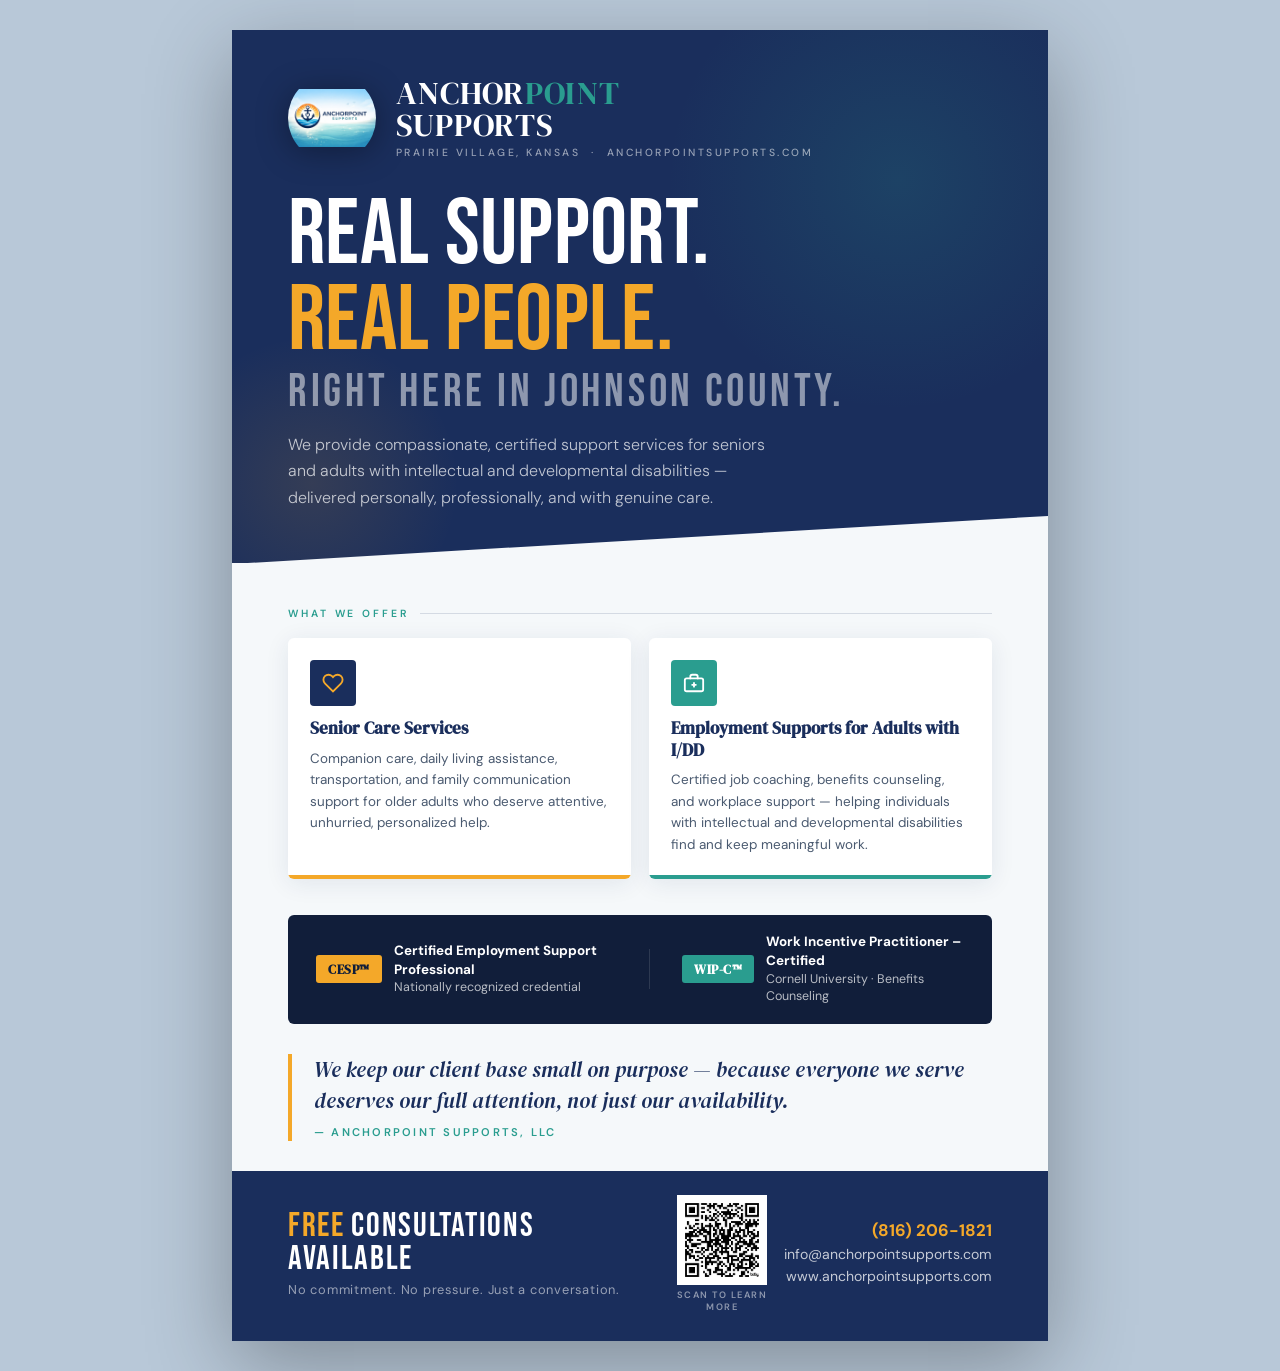
<file: temporary/index.html>
<!DOCTYPE html>
<html lang="en">
<head>
<meta charset="UTF-8">
<meta name="viewport" content="width=device-width, initial-scale=1.0">
<title>AnchorPoint Supports – Community Flyer</title>
<link href="https://fonts.googleapis.com/css2?family=Bebas+Neue&family=DM+Serif+Display:ital@0;1&family=DM+Sans:wght@300;400;500;600&display=swap" rel="stylesheet">

<style>
  :root {
    --navy:     #1a2e5c;
    --navy-mid: #213470;
    --teal:     #2a9d8f;
    --teal-lt:  #3bbfb0;
    --orange:   #f4a829;
    --orange-lt:#ffd07a;
    --white:    #ffffff;
    --offwhite: #f5f8fa;
    --dark:     #111e3a;
    --muted:    rgba(255,255,255,0.60);
  }

  * { margin:0; padding:0; box-sizing:border-box; }

  body {
    background: #b8c8d8;
    display: flex;
    justify-content: center;
    align-items: flex-start;
    min-height: 100vh;
    padding: 30px 20px;
    font-family: 'DM Sans', sans-serif;
  }

  .flyer {
    width: 8.5in;
    min-height: 11in;
    background: var(--offwhite);
    position: relative;
    overflow: hidden;
    box-shadow: 0 24px 80px rgba(0,0,0,0.30);
    display: flex;
    flex-direction: column;
    animation: fadeUp 0.7s ease both;
  }

  @keyframes fadeUp {
    from { opacity:0; transform: translateY(24px); }
    to   { opacity:1; transform: translateY(0); }
  }

  /* ── HERO ── */
  .hero {
    background: var(--navy);
    position: relative;
    padding: 44px 56px 52px;
    overflow: hidden;
    flex-shrink: 0;
  }

  /* Teal radial glow top-right */
  .hero::after {
    content: '';
    position: absolute;
    top: -100px; right: -100px;
    width: 500px; height: 500px;
    background: radial-gradient(circle, rgba(42,157,143,0.18) 0%, transparent 65%);
    pointer-events: none;
  }

  /* Orange accent bottom-left */
  .hero-glow {
    position: absolute;
    bottom: -80px; left: -80px;
    width: 320px; height: 320px;
    background: radial-gradient(circle, rgba(244,168,41,0.12) 0%, transparent 65%);
    pointer-events: none;
    z-index: 0;
  }

  /* Diagonal offwhite cut at bottom */
  .hero::before {
    content: '';
    position: absolute;
    bottom: -1px; left: 0;
    width: 100%;
    height: 60px;
    background: var(--offwhite);
    clip-path: polygon(0 100%, 100% 20%, 100% 100%);
    z-index: 2;
  }

  /* ── LOGO ROW ── */
  .logo-row {
    display: flex;
    align-items: center;
    gap: 20px;
    margin-bottom: 30px;
    position: relative;
    z-index: 3;
  }

  .logo-img {
    width: 88px;
    height: 88px;
    object-fit: contain;
    border-radius: 50%;
    flex-shrink: 0;
    filter: drop-shadow(0 4px 16px rgba(0,0,0,0.35));
  }

  .brand-block {
    display: flex;
    flex-direction: column;
  }

  .brand-name {
    font-family: 'DM Serif Display', serif;
    font-size: 2.0rem;
    color: var(--white);
    letter-spacing: 0.04em;
    line-height: 1;
  }

  .brand-name .highlight { color: var(--teal); }

  .brand-sub {
    font-size: 0.65rem;
    font-weight: 500;
    letter-spacing: 0.24em;
    text-transform: uppercase;
    color: rgba(255,255,255,0.55);
    margin-top: 5px;
  }

  /* ── BIG HEADLINE ── */
  .big-line {
    font-family: 'Bebas Neue', sans-serif;
    color: var(--white);
    line-height: 0.93;
    letter-spacing: 0.02em;
    position: relative;
    z-index: 3;
  }

  .big-line .l1 { font-size: 5.8rem; display: block; }
  .big-line .l2 { font-size: 5.8rem; display: block; color: var(--orange); }
  .big-line .l3 { font-size: 2.9rem; display: block; color: rgba(255,255,255,0.50); margin-top: 6px; letter-spacing: 0.08em; }

  .hero-desc {
    font-size: 1.0rem;
    color: rgba(255,255,255,0.72);
    line-height: 1.65;
    max-width: 5in;
    margin-top: 18px;
    font-weight: 300;
    position: relative;
    z-index: 3;
  }

  /* ── CARDS ── */
  .cards-section {
    padding: 44px 56px 36px;
  }

  .section-label {
    font-size: 0.65rem;
    font-weight: 600;
    letter-spacing: 0.28em;
    text-transform: uppercase;
    color: var(--teal);
    margin-bottom: 18px;
    display: flex;
    align-items: center;
    gap: 10px;
  }
  .section-label::after {
    content:'';
    flex:1;
    height: 1px;
    background: rgba(26,46,92,0.15);
  }

  .cards {
    display: grid;
    grid-template-columns: repeat(2, 1fr);
    gap: 18px;
  }

  .card {
    background: var(--white);
    border-radius: 6px;
    overflow: hidden;
    box-shadow: 0 4px 24px rgba(26,46,92,0.09);
    display: flex;
    flex-direction: column;
  }

  .card-top { padding: 22px 22px 0; }

  .card-icon-wrap {
    width: 46px;
    height: 46px;
    background: var(--navy);
    border-radius: 4px;
    display: flex;
    align-items: center;
    justify-content: center;
    margin-bottom: 12px;
  }

  .card:nth-child(2) .card-icon-wrap { background: var(--teal); }

  .card-icon-wrap svg { width: 22px; height: 22px; }

  .card h3 {
    font-family: 'DM Serif Display', serif;
    font-size: 1.08rem;
    color: var(--navy);
    line-height: 1.25;
    margin-bottom: 8px;
  }

  .card p {
    font-size: 0.84rem;
    color: #4a5a70;
    line-height: 1.6;
    padding: 0 22px 20px;
  }

  .card-bar { height: 4px; background: var(--orange); margin-top: auto; }
  .card:nth-child(2) .card-bar { background: var(--teal); }

  /* ── TRUST STRIP ── */
  .trust-strip {
    background: var(--dark);
    margin: 0 56px;
    border-radius: 6px;
    padding: 18px 28px;
    display: flex;
    align-items: center;
    justify-content: center;
    gap: 32px;
  }

  .trust-item {
    display: flex;
    align-items: center;
    gap: 12px;
    color: white;
  }

  .trust-badge {
    background: var(--orange);
    color: var(--dark);
    font-family: 'DM Serif Display', serif;
    font-size: 0.82rem;
    font-weight: 700;
    padding: 5px 12px;
    border-radius: 3px;
    white-space: nowrap;
    letter-spacing: 0.04em;
  }

  .trust-badge.teal { background: var(--teal); color: white; }

  .trust-text {
    font-size: 0.78rem;
    color: rgba(255,255,255,0.70);
    line-height: 1.4;
  }

  .trust-text strong {
    display: block;
    color: white;
    font-size: 0.84rem;
  }

  .trust-divider {
    width: 1px;
    height: 40px;
    background: rgba(255,255,255,0.12);
  }

  /* ── QUOTE ── */
  .quote-band {
    padding: 30px 56px;
    display: flex;
    align-items: center;
    gap: 0;
  }

  .quote-text {
    font-family: 'DM Serif Display', serif;
    font-style: italic;
    font-size: 1.3rem;
    color: var(--navy);
    line-height: 1.5;
    border-left: 4px solid var(--orange);
    padding-left: 22px;
  }

  .quote-text span {
    display: block;
    font-family: 'DM Sans', sans-serif;
    font-style: normal;
    font-size: 0.70rem;
    font-weight: 600;
    letter-spacing: 0.20em;
    text-transform: uppercase;
    color: var(--teal);
    margin-top: 8px;
  }

  /* ── FOOTER ── */
  .footer-cta {
    background: var(--navy);
    margin-top: auto;
    padding: 24px 56px 10px;
    position: relative;
    overflow: visible;
  }

  .footer-top {
    display: flex;
    align-items: center;
    justify-content: space-between;
    margin-bottom: 18px;
  }

  .cta-headline {
    font-family: 'Bebas Neue', sans-serif;
    font-size: 2.1rem;
    color: var(--white);
    letter-spacing: 0.05em;
    line-height: 1;
  }

  .cta-headline em { color: var(--orange); font-style: normal; }

  .cta-details { text-align: right; }

  .cta-details p {
    font-size: 0.88rem;
    color: rgba(255,255,255,0.75);
    display: block;
    margin-bottom: 4px;
  }

  .cta-details strong { color: var(--orange); font-size: 1.05rem; }

  /* Tear-off tabs */
  .tearoff-row {
    display: flex;
    border-top: 2px dashed rgba(255,255,255,0.18);
    padding-top: 10px;
    margin: 0 -56px;
    padding-left: 56px;
    padding-right: 56px;
    overflow: hidden;
  }

  .tab {
    flex: 1;
    display: flex;
    flex-direction: column;
    align-items: center;
    justify-content: center;
    padding: 12px 4px 16px;
    border-right: 1px dashed rgba(255,255,255,0.13);
    position: relative;
  }

  .tab:last-child { border-right: none; }

  .tab-label {
    font-size: 0.52rem;
    font-weight: 700;
    letter-spacing: 0.18em;
    text-transform: uppercase;
    color: var(--orange-lt);
    margin-bottom: 3px;
  }

  .tab-value {
    font-family: 'DM Serif Display', serif;
    font-size: 0.7rem;
    color: white;
    text-align: center;
    line-height: 1.3;
  }

  .scissor-hint {
    position: absolute;
    left: -10px;
    top: -13px;
    font-size: 0.9rem;
    opacity: 0.40;
    transform: rotate(8deg);
  }

  @media print {
    body { background: none; padding: 0; }
    .flyer { box-shadow: none; }
    * { -webkit-print-color-adjust: exact; print-color-adjust: exact; }
  }
</style>
</head>
<body>
<div class="flyer">

  <!-- HERO -->
  <div class="hero">
    <div class="hero-glow"></div>

    <div class="logo-row">
      <img class="logo-img" src="[data-uri]" alt="AnchorPoint Supports Logo">
      <div class="brand-block">
        <div class="brand-name">ANCHOR<span class="highlight">POINT</span><br>SUPPORTS</div>
        <div class="brand-sub">Prairie Village, Kansas &nbsp;·&nbsp; anchorpointsupports.com</div>
      </div>
    </div>

    <div class="big-line">
      <span class="l1">REAL SUPPORT.</span>
      <span class="l2">REAL PEOPLE.</span>
      <span class="l3">RIGHT HERE IN JOHNSON COUNTY.</span>
    </div>

    <p class="hero-desc">
      We provide compassionate, certified support services for seniors and adults with intellectual and developmental disabilities — delivered personally, professionally, and with genuine care.
    </p>
  </div>

  <!-- SERVICE CARDS -->
  <div class="cards-section">
    <div class="section-label">What We Offer</div>
    <div class="cards">

      <div class="card">
        <div class="card-top">
          <div class="card-icon-wrap">
            <svg viewBox="0 0 24 24" fill="none" stroke="#f4a829" stroke-width="2" stroke-linecap="round">
              <path d="M20.84 4.61a5.5 5.5 0 0 0-7.78 0L12 5.67l-1.06-1.06a5.5 5.5 0 0 0-7.78 7.78l1.06 1.06L12 21.23l7.78-7.78 1.06-1.06a5.5 5.5 0 0 0 0-7.78z"/>
            </svg>
          </div>
          <h3>Senior Care Services</h3>
        </div>
        <p>Companion care, daily living assistance, transportation, and family communication support for older adults who deserve attentive, unhurried, personalized help.</p>
        <div class="card-bar"></div>
      </div>

      <div class="card">
        <div class="card-top">
          <div class="card-icon-wrap">
            <svg viewBox="0 0 24 24" fill="none" stroke="white" stroke-width="2" stroke-linecap="round">
              <rect x="2" y="7" width="20" height="14" rx="2"/>
              <path d="M16 7V5a2 2 0 0 0-2-2h-4a2 2 0 0 0-2 2v2"/>
              <line x1="12" y1="12" x2="12" y2="16"/>
              <line x1="10" y1="14" x2="14" y2="14"/>
            </svg>
          </div>
          <h3>Employment Supports for Adults with I/DD</h3>
        </div>
        <p>Certified job coaching, benefits counseling, and workplace support — helping individuals with intellectual and developmental disabilities find and keep meaningful work.</p>
        <div class="card-bar"></div>
      </div>

    </div>
  </div>

  <!-- TRUST STRIP -->
  <div class="trust-strip">
    <div class="trust-item">
      <div class="trust-badge">CESP™</div>
      <div class="trust-text">
        <strong>Certified Employment Support Professional</strong>
        Nationally recognized credential
      </div>
    </div>
    <div class="trust-divider"></div>
    <div class="trust-item">
      <div class="trust-badge teal">WIP-C™</div>
      <div class="trust-text">
        <strong>Work Incentive Practitioner – Certified</strong>
        Cornell University · Benefits Counseling
      </div>
    </div>
  </div>

  <!-- QUOTE -->
  <div class="quote-band">
    <div class="quote-text">
      We keep our client base small on purpose — because everyone we serve deserves our full attention, not just our availability.
      <span>— AnchorPoint Supports, LLC</span>
    </div>
  </div>

  <!-- FOOTER + TEAROFFS -->
  <div class="footer-cta">
    <div class="footer-top">
      <div>
        <div class="cta-headline"><em>FREE</em> CONSULTATIONS AVAILABLE</div>
        <div style="font-size:0.8rem;color:rgba(255,255,255,0.55);margin-top:4px;letter-spacing:0.06em;">No commitment. No pressure. Just a conversation.</div>
      </div>

      <div style="text-align:center;">
        <img src="[data-uri]" alt="Scan to learn more" style="width:90px;height:90px;display:block;margin:0 auto 4px;">
        <div style="font-size:0.58rem;font-weight:600;letter-spacing:0.16em;text-transform:uppercase;color:rgba(255,255,255,0.5);">Scan to Learn More</div>
      </div>
      <div class="cta-details">
        <p><strong>(816) 206-1821</strong></p>
        <p>info&#64;anchorpointsupports&#46;com</p>
        <p>www.anchorpointsupports.com</p>
      </div>
    </div>
  </div>

</div>

</body>
</html>
</file>
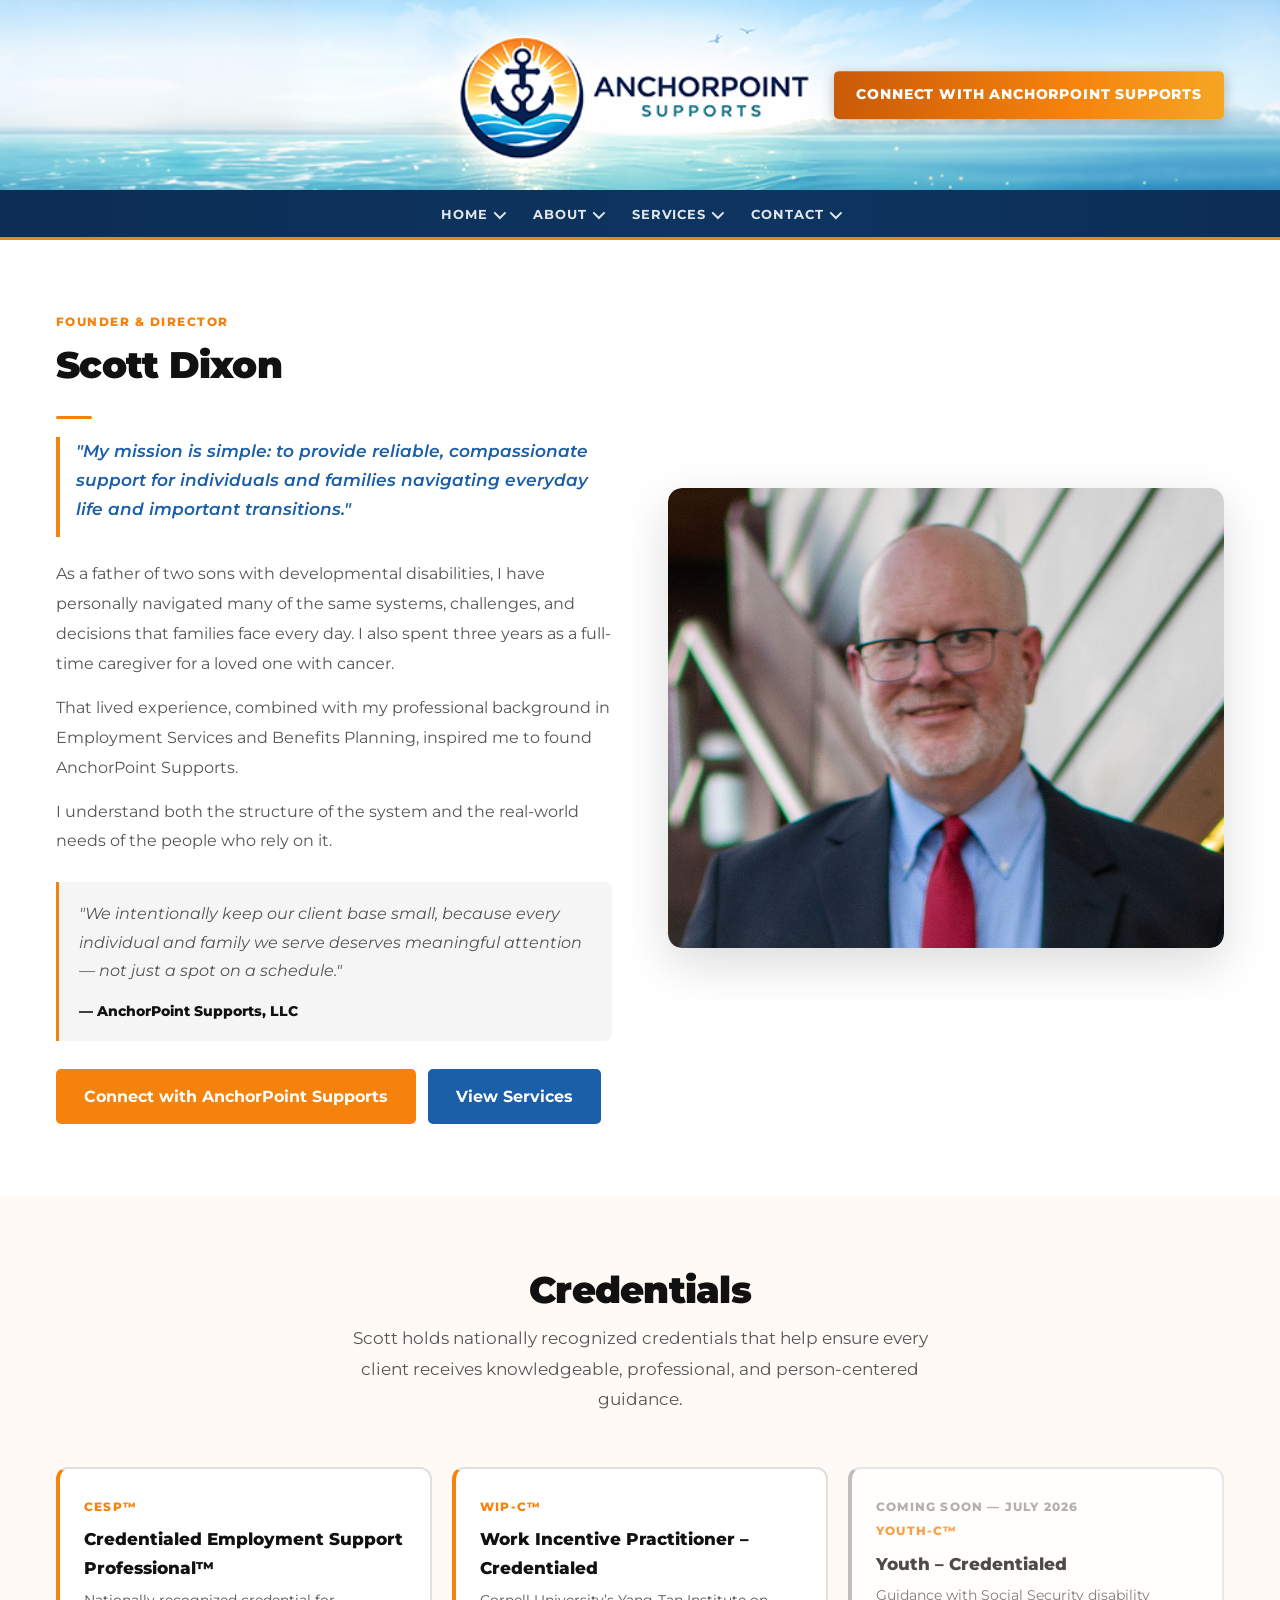
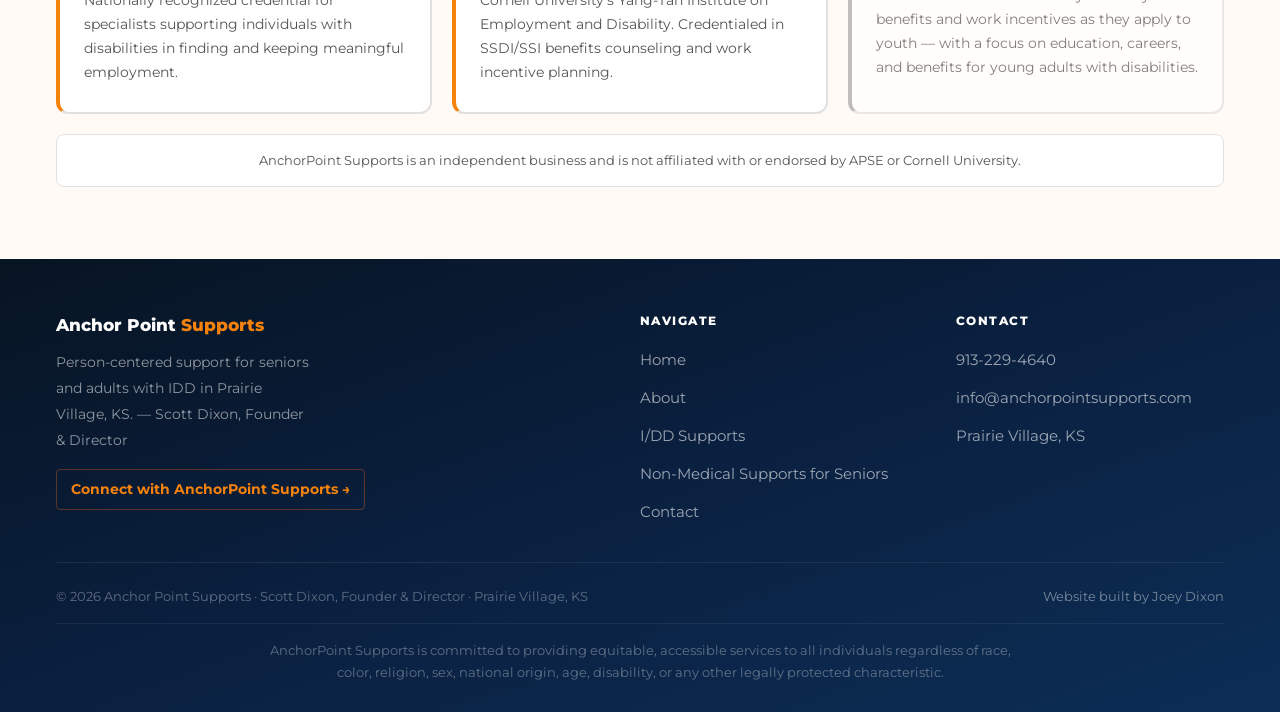
<file: about.html>
<!DOCTYPE html>
<html lang="en">
<head>
  <meta charset="UTF-8"/>
  <meta name="viewport" content="width=device-width, initial-scale=1.0"/>
  <meta name="description" content="About AnchorPoint Supports and founder Scott Dixon, including professional credentials."/>
  <title>About | Anchor Point Supports</title>
  <link rel="icon" type="image/png" href="images/site-logo.png"/>
  <link rel="stylesheet" href="styles.css"/>
  <style>
    .btn-outline-dark { background: transparent; color: var(--black); border-color: #ccc; }
    .btn-outline-dark:hover { background: var(--black); color: #fff; border-color: var(--black); }
  </style>
  <script async src="https://www.googletagmanager.com/gtag/js?id=G-Z9EK1DG199"></script>
  <script>
    window.dataLayer = window.dataLayer || [];
    function gtag() { dataLayer.push(arguments); }
    gtag('js', new Date());
    gtag('config', 'G-Z9EK1DG199');
  </script>
</head>
<body>
<a href="#main" class="skip-link">Skip to main content</a>

<header class="header-bar" role="banner">
  <img src="images/site-header-banner.png" class="header-bar-bg" alt="" onerror="this.style.display='none'"/>
  <div class="header-bar-bg-fallback" aria-hidden="true"></div>
  <div class="header-bar-inner"></div>
  <a href="https://bit.ly/m/anchorpointsupports" target="_blank" rel="noopener noreferrer" class="header-connect-box">Connect with AnchorPoint Supports</a>
</header>

<nav class="nav-bar" role="navigation" aria-label="Main navigation">
  <div class="nav-bar-inner">
    <div class="nav-items" role="menubar">
      <div class="nav-item"><button class="nav-item-btn" aria-haspopup="true" aria-expanded="false">Home <span class="chevron" aria-hidden="true"></span></button><div class="dropdown" role="menu"><a href="index.html#hero">Introduction</a><a href="index.html#services">Services</a><a href="index.html#how-we-work">How We Work</a></div></div>
      <div class="nav-item"><button class="nav-item-btn" aria-haspopup="true" aria-expanded="false">About <span class="chevron" aria-hidden="true"></span></button><div class="dropdown" role="menu"><a href="about.html#about">About Us</a><a href="about.html#credentials">Credentials</a></div></div>
      <div class="nav-item"><button class="nav-item-btn" aria-haspopup="true" aria-expanded="false">Services <span class="chevron" aria-hidden="true"></span></button><div class="dropdown" role="menu"><a href="services.html#idd">I/DD Supports</a><a href="services.html#seniors">Non-Medical Supports for Seniors</a></div></div>
      <div class="nav-item"><button class="nav-item-btn" aria-haspopup="true" aria-expanded="false">Contact <span class="chevron" aria-hidden="true"></span></button><div class="dropdown" role="menu"><a href="contact.html#contact-info">Contact Information</a><a href="https://bit.ly/m/anchorpointsupports" target="_blank" rel="noopener noreferrer">Connect with AnchorPoint Supports</a></div></div>
    </div>
    <button class="nav-hamburger" aria-label="Open navigation menu" aria-expanded="false"><span></span><span></span><span></span></button>
  </div>
</nav>

<div class="mobile-drawer" role="menu">
  <div class="mobile-drawer-section"><div class="mobile-drawer-section-title">Home</div><a href="index.html#hero">Introduction</a><a href="index.html#services">Services</a><a href="index.html#how-we-work">How We Work</a></div>
  <div class="mobile-drawer-section"><div class="mobile-drawer-section-title">About</div><a href="about.html#about">About Us</a><a href="about.html#credentials">Credentials</a></div>
  <div class="mobile-drawer-section"><div class="mobile-drawer-section-title">Services</div><a href="services.html#idd">I/DD Supports</a><a href="services.html#seniors">Non-Medical Supports for Seniors</a></div>
  <div class="mobile-drawer-section"><div class="mobile-drawer-section-title">Contact</div><a href="contact.html#contact-info">Contact Information</a><a href="https://bit.ly/m/anchorpointsupports" target="_blank" rel="noopener noreferrer">Connect with AnchorPoint Supports</a></div>
</div>

<div class="page-wrap">
<main id="main">

  <section id="about" class="section">
    <div class="inner">
      <div class="serve-split serve-split-media-right about-split">
        <div class="about-content">
          <span class="eyebrow">Founder &amp; Director</span>
          <h2>Scott Dixon</h2>
          <div class="rule"></div>
          <div style="border-left:4px solid var(--orange);padding-left:16px;margin-bottom:22px;"><p style="font-size:1rem;color:var(--blue);font-weight:600;line-height:1.7;font-style:italic;">"My mission is simple: to provide reliable, compassionate support for individuals and families navigating everyday life and important transitions."</p></div>
          <p style="font-size:0.95rem;color:var(--gray);line-height:1.85;margin-bottom:14px;">As a father of two sons with developmental disabilities, I have personally navigated many of the same systems, challenges, and decisions that families face every day. I also spent three years as a full-time caregiver for a loved one with cancer.</p>
          <p style="font-size:0.95rem;color:var(--gray);line-height:1.85;margin-bottom:14px;">That lived experience, combined with my professional background in Employment Services and Benefits Planning, inspired me to found AnchorPoint Supports.</p>
          <p style="font-size:0.95rem;color:var(--gray);line-height:1.85;margin-bottom:26px;">I understand both the structure of the system and the real-world needs of the people who rely on it.</p>
          <blockquote style="background:var(--gray-lt);border-left:3px solid var(--orange);border-radius:0 8px 8px 0;padding:18px 20px;margin-bottom:28px;"><p style="font-size:0.93rem;color:var(--gray);font-style:italic;line-height:1.8;">"We intentionally keep our client base small, because every individual and family we serve deserves meaningful attention &mdash; not just a spot on a schedule."</p><cite style="font-size:0.8rem;font-weight:800;color:var(--black);font-style:normal;display:block;margin-top:8px;">&mdash; AnchorPoint Supports, LLC</cite></blockquote>
          <div style="display:flex;gap:12px;flex-wrap:wrap;"><a href="https://bit.ly/m/anchorpointsupports" target="_blank" rel="noopener noreferrer" class="btn btn-orange">Connect with AnchorPoint Supports</a><a href="services.html" class="btn btn-blue">View Services</a></div>
        </div>
        <div class="about-media-wrap">
          <figure class="single-image-panel">
            <img src="images/about-founder-scott-dixon.jpg" alt="Scott Dixon, Founder and Director of AnchorPoint Supports" class="section-photo section-photo-portrait" loading="eager"/>
          </figure>
        </div>
      </div>
    </div>
  </section>

  <section id="credentials" class="section section-tint">
    <div class="inner">
      <div class="section-header">
        <h2>Credentials</h2>
        <p>Scott holds nationally recognized credentials that help ensure every client receives knowledgeable, professional, and person-centered guidance.</p>
      </div>
      <div class="credentials-grid" style="display:grid;grid-template-columns:1fr 1fr 1fr;gap:20px;max-width:1220px;margin:0 auto;">
        <div style="background:#fff;border:2px solid var(--border);border-left:4px solid var(--orange);border-radius:12px;padding:28px 24px;">
          <div style="font-size:0.7rem;font-weight:800;text-transform:uppercase;letter-spacing:0.1em;color:var(--orange);margin-bottom:8px;">CESP&trade;</div>
          <div style="font-size:1rem;font-weight:800;color:var(--black);margin-bottom:6px;">Credentialed Employment Support Professional&trade;</div>
          <div style="font-size:0.85rem;color:var(--gray);line-height:1.65;">Nationally recognized credential for specialists supporting individuals with disabilities in finding and keeping meaningful employment.</div>
        </div>
        <div style="background:#fff;border:2px solid var(--border);border-left:4px solid var(--orange);border-radius:12px;padding:28px 24px;">
          <div style="font-size:0.7rem;font-weight:800;text-transform:uppercase;letter-spacing:0.1em;color:var(--orange);margin-bottom:8px;">WIP-C&trade;</div>
          <div style="font-size:1rem;font-weight:800;color:var(--black);margin-bottom:6px;">Work Incentive Practitioner &ndash; Credentialed</div>
          <div style="font-size:0.85rem;color:var(--gray);line-height:1.65;">Cornell University&#x2019;s Yang-Tan Institute on Employment and Disability. Credentialed in SSDI/SSI benefits counseling and work incentive planning.</div>
        </div>
        <div style="background:#fff;border:2px solid var(--border);border-left:4px solid #aaa;border-radius:12px;padding:28px 24px;opacity:0.75;">
          <div style="font-size:0.7rem;font-weight:800;text-transform:uppercase;letter-spacing:0.1em;color:#999;margin-bottom:4px;">Coming Soon &mdash; July 2026</div>
          <div style="font-size:0.7rem;font-weight:800;text-transform:uppercase;letter-spacing:0.1em;color:var(--orange);margin-bottom:8px;">Youth-C&trade;</div>
          <div style="font-size:1rem;font-weight:800;color:var(--black);margin-bottom:6px;">Youth &ndash; Credentialed</div>
          <div style="font-size:0.85rem;color:var(--gray);line-height:1.65;">Guidance with Social Security disability benefits and work incentives as they apply to youth &mdash; with a focus on education, careers, and benefits for young adults with disabilities.</div>
        </div>
        <div style="grid-column:1/-1;padding:14px 18px;border:1px solid var(--border);border-radius:8px;background:#fff;">
          <p style="font-size:0.78rem;color:var(--gray);line-height:1.7;text-align:center;">AnchorPoint Supports is an independent business and is not affiliated with or endorsed by APSE or Cornell University.</p>
        </div>
      </div>
    </div>
  </section>

</main>

<footer role="contentinfo">
  <div class="footer-inner">
    <div class="footer-grid">
      <div class="footer-brand"><span class="brand-name">Anchor Point <span>Supports</span></span><p>Person-centered support for seniors and adults with IDD in Prairie Village, KS. &mdash; Scott Dixon, Founder &amp; Director</p><a href="https://bit.ly/m/anchorpointsupports" target="_blank" rel="noopener noreferrer" class="footer-forms-link">Connect with AnchorPoint Supports &rarr;</a></div>
      <div class="footer-col"><h4>Navigate</h4><ul><li><a href="index.html#hero">Home</a></li><li><a href="about.html#about">About</a></li><li><a href="services.html#idd">I/DD Supports</a></li><li><a href="services.html#seniors">Non-Medical Supports for Seniors</a></li><li><a href="contact.html#contact-info">Contact</a></li></ul></div>
      <div class="footer-col"><h4>Contact</h4><ul><li><a href="tel:9132294640">913-229-4640</a></li>
          <li><a href="mailto:info@anchorpointsupports.com">info@anchorpointsupports.com</a></li>
          <li><span>Prairie Village, KS</span></li>
        </ul>
      </div>
    </div>
    <div class="footer-bottom">
      <p>&copy; 2026 Anchor Point Supports &middot; Scott Dixon, Founder &amp; Director &middot; Prairie Village, KS</p>
      <p><a href="https://www.joeydixon.com/" target="_blank" rel="noopener noreferrer">Website built by Joey Dixon</a></p>
    </div>
    <div style="border-top:1px solid rgba(255,255,255,0.06);margin-top:16px;padding-top:16px;text-align:center;">
      <p style="font-size:0.75rem;color:rgba(255,255,255,0.35);line-height:1.7;max-width:760px;margin:0 auto;">AnchorPoint Supports is committed to providing equitable, accessible services to all individuals regardless of race, color, religion, sex, national origin, age, disability, or any other legally protected characteristic.</p>
    </div>
  </div>
</footer>

</div>
<script src="main.js"></script>
</body>
</html>
</file>
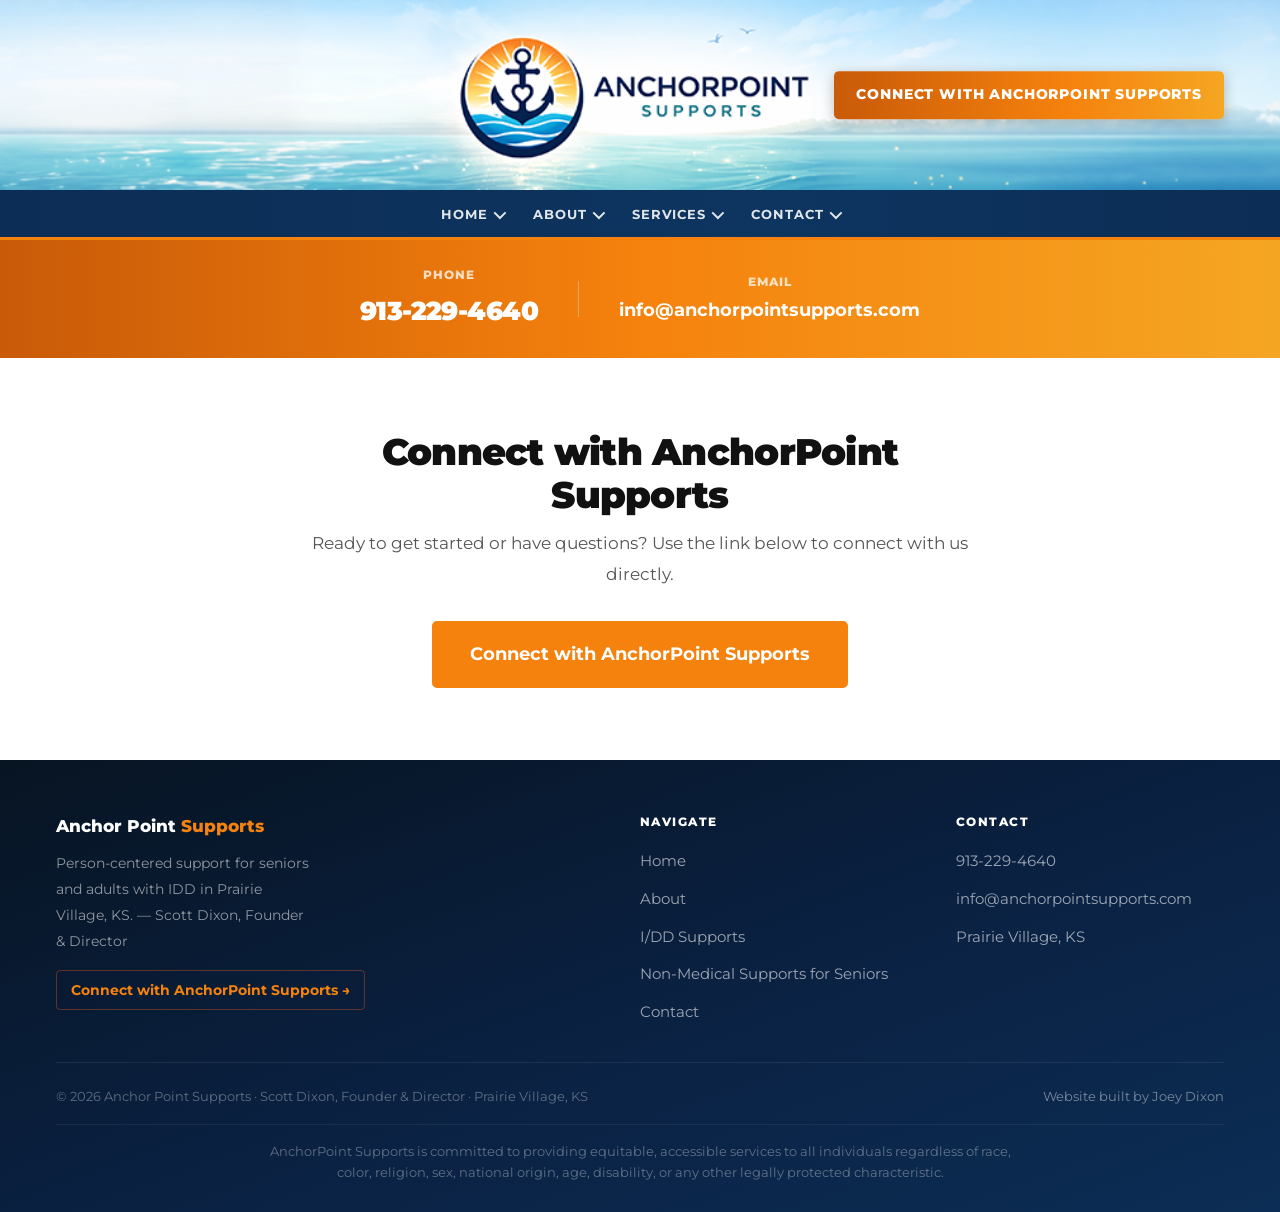
<file: contact.html>
<!DOCTYPE html>
<html lang="en">
<head>
  <meta charset="UTF-8"/>
  <meta name="viewport" content="width=device-width, initial-scale=1.0"/>
  <meta name="description" content="Connect with AnchorPoint Supports by phone, email, or online form."/>
  <title>Contact | Anchor Point Supports</title>
  <link rel="icon" type="image/png" href="images/site-logo.png"/>
  <link rel="stylesheet" href="styles.css"/>
  <style>
    .btn-outline-dark { background: transparent; color: var(--black); border-color: #ccc; }
    .btn-outline-dark:hover { background: var(--black); color: #fff; border-color: var(--black); }
  </style>
  <script async src="https://www.googletagmanager.com/gtag/js?id=G-Z9EK1DG199"></script>
  <script>
    window.dataLayer = window.dataLayer || [];
    function gtag() { dataLayer.push(arguments); }
    gtag('js', new Date());
    gtag('config', 'G-Z9EK1DG199');
  </script>
</head>
<body>
<a href="#main" class="skip-link">Skip to main content</a>

<header class="header-bar" role="banner">
  <img src="images/site-header-banner.png" class="header-bar-bg" alt="" onerror="this.style.display='none'"/>
  <div class="header-bar-bg-fallback" aria-hidden="true"></div>
  <div class="header-bar-inner"></div>
  <a href="https://bit.ly/m/anchorpointsupports" target="_blank" rel="noopener noreferrer" class="header-connect-box">Connect with AnchorPoint Supports</a>
</header>

<nav class="nav-bar" role="navigation" aria-label="Main navigation">
  <div class="nav-bar-inner">
    <div class="nav-items" role="menubar">
      <div class="nav-item"><button class="nav-item-btn" aria-haspopup="true" aria-expanded="false">Home <span class="chevron" aria-hidden="true"></span></button><div class="dropdown" role="menu"><a href="index.html#hero">Introduction</a><a href="index.html#services">Services</a><a href="index.html#how-we-work">How We Work</a></div></div>
      <div class="nav-item"><button class="nav-item-btn" aria-haspopup="true" aria-expanded="false">About <span class="chevron" aria-hidden="true"></span></button><div class="dropdown" role="menu"><a href="about.html#about">About Us</a><a href="about.html#credentials">Credentials</a></div></div>
      <div class="nav-item"><button class="nav-item-btn" aria-haspopup="true" aria-expanded="false">Services <span class="chevron" aria-hidden="true"></span></button><div class="dropdown" role="menu"><a href="services.html#idd">I/DD Supports</a><a href="services.html#seniors">Non-Medical Supports for Seniors</a></div></div>
      <div class="nav-item"><button class="nav-item-btn" aria-haspopup="true" aria-expanded="false">Contact <span class="chevron" aria-hidden="true"></span></button><div class="dropdown" role="menu"><a href="contact.html#contact-info">Contact Information</a><a href="https://bit.ly/m/anchorpointsupports" target="_blank" rel="noopener noreferrer">Connect with AnchorPoint Supports</a></div></div>
    </div>
    <button class="nav-hamburger" aria-label="Open navigation menu" aria-expanded="false"><span></span><span></span><span></span></button>
  </div>
</nav>

<div class="mobile-drawer" role="menu">
  <div class="mobile-drawer-section"><div class="mobile-drawer-section-title">Home</div><a href="index.html#hero">Introduction</a><a href="index.html#services">Services</a><a href="index.html#how-we-work">How We Work</a></div>
  <div class="mobile-drawer-section"><div class="mobile-drawer-section-title">About</div><a href="about.html#about">About Us</a><a href="about.html#credentials">Credentials</a></div>
  <div class="mobile-drawer-section"><div class="mobile-drawer-section-title">Services</div><a href="services.html#idd">I/DD Supports</a><a href="services.html#seniors">Non-Medical Supports for Seniors</a></div>
  <div class="mobile-drawer-section"><div class="mobile-drawer-section-title">Contact</div><a href="contact.html#contact-info">Contact Information</a><a href="https://bit.ly/m/anchorpointsupports" target="_blank" rel="noopener noreferrer">Connect with AnchorPoint Supports</a></div>
</div>

<div class="page-wrap">
<main id="main">

  <div class="contact-band" style="background:linear-gradient(90deg,#C95A08 0%,#F5820D 50%,#F5A623 100%);padding:26px 28px;">
    <div class="inner" style="display:flex;align-items:center;justify-content:center;gap:40px;flex-wrap:wrap;text-align:center;">
      <div><div style="font-size:0.68rem;font-weight:800;text-transform:uppercase;letter-spacing:0.1em;color:rgba(255,255,255,0.75);margin-bottom:3px;">Phone</div><a href="tel:9132294640" style="color:#fff;font-size:1.5rem;font-weight:900;letter-spacing:-0.02em;">913-229-4640</a></div>
      <div class="contact-band-divider" style="width:1px;height:36px;background:rgba(255,255,255,0.3);" aria-hidden="true"></div>
      <div><div style="font-size:0.68rem;font-weight:800;text-transform:uppercase;letter-spacing:0.1em;color:rgba(255,255,255,0.75);margin-bottom:3px;">Email</div><a href="mailto:info@anchorpointsupports.com" style="color:#fff;font-size:1.05rem;font-weight:700;">info@anchorpointsupports.com</a></div>
    </div>
  </div>

  <section id="contact-info" class="section">
    <div class="inner">
      <div class="contact-section-wrap">
        <h2>Connect with AnchorPoint Supports</h2>
        <p style="font-size:1rem;color:var(--gray);line-height:1.8;margin-bottom:32px;">Ready to get started or have questions? Use the link below to connect with us directly.</p>
        <a href="https://bit.ly/m/anchorpointsupports" target="_blank" rel="noopener noreferrer" class="btn btn-orange btn-lg" style="font-size:1.05rem;padding:16px 36px;">Connect with AnchorPoint Supports</a>
      </div>
    </div>
  </section>

</main>

<footer role="contentinfo">
  <div class="footer-inner">
    <div class="footer-grid">
      <div class="footer-brand"><span class="brand-name">Anchor Point <span>Supports</span></span><p>Person-centered support for seniors and adults with IDD in Prairie Village, KS. &mdash; Scott Dixon, Founder &amp; Director</p><a href="https://bit.ly/m/anchorpointsupports" target="_blank" rel="noopener noreferrer" class="footer-forms-link">Connect with AnchorPoint Supports &rarr;</a></div>
      <div class="footer-col"><h4>Navigate</h4><ul><li><a href="index.html#hero">Home</a></li><li><a href="about.html#about">About</a></li><li><a href="services.html#idd">I/DD Supports</a></li><li><a href="services.html#seniors">Non-Medical Supports for Seniors</a></li><li><a href="contact.html#contact-info">Contact</a></li></ul></div>
      <div class="footer-col"><h4>Contact</h4><ul><li><a href="tel:9132294640">913-229-4640</a></li>
          <li><a href="mailto:info@anchorpointsupports.com">info@anchorpointsupports.com</a></li>
          <li><span>Prairie Village, KS</span></li>
        </ul>
      </div>
    </div>
    <div class="footer-bottom">
      <p>&copy; 2026 Anchor Point Supports &middot; Scott Dixon, Founder &amp; Director &middot; Prairie Village, KS</p>
      <p><a href="https://www.joeydixon.com/" target="_blank" rel="noopener noreferrer">Website built by Joey Dixon</a></p>
    </div>
    <div style="border-top:1px solid rgba(255,255,255,0.06);margin-top:16px;padding-top:16px;text-align:center;">
      <p style="font-size:0.75rem;color:rgba(255,255,255,0.35);line-height:1.7;max-width:760px;margin:0 auto;">AnchorPoint Supports is committed to providing equitable, accessible services to all individuals regardless of race, color, religion, sex, national origin, age, disability, or any other legally protected characteristic.</p>
    </div>
  </div>
</footer>

</div>
<script src="main.js"></script>
</body>
</html>
</file>
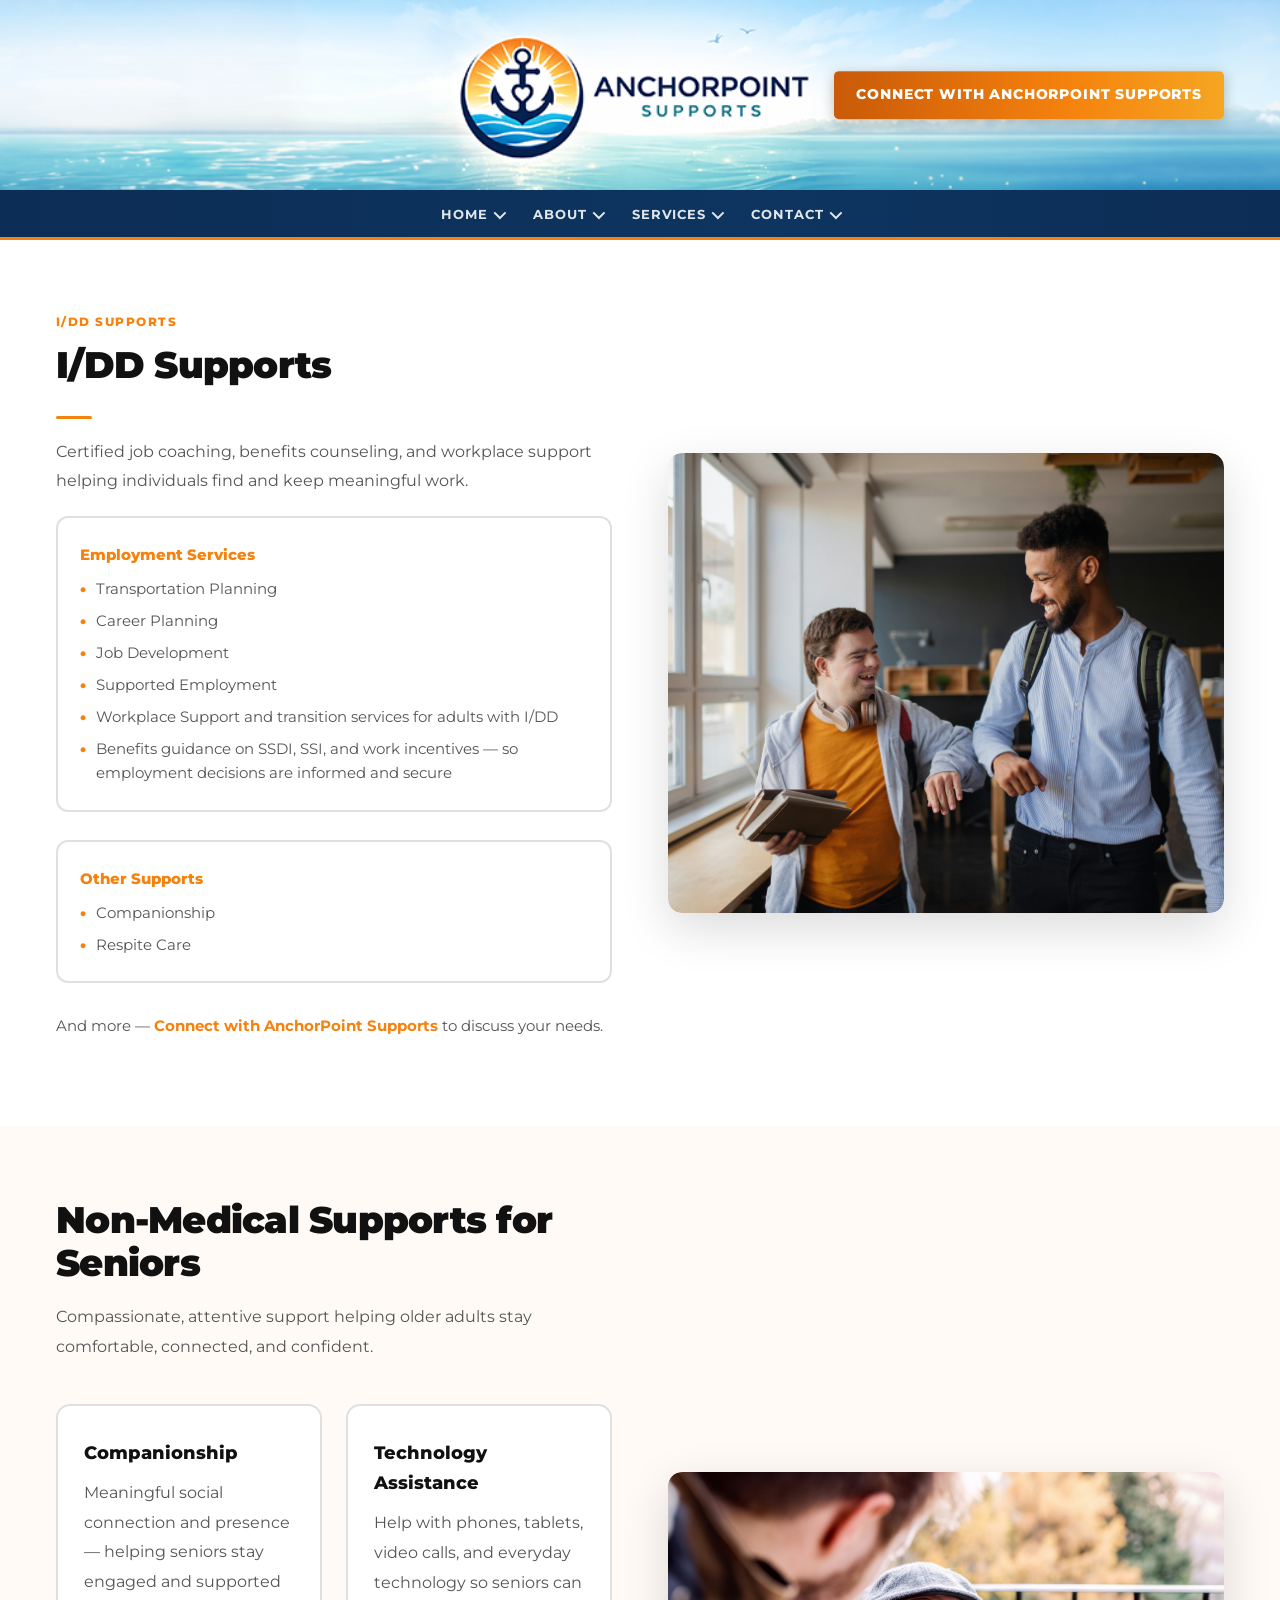
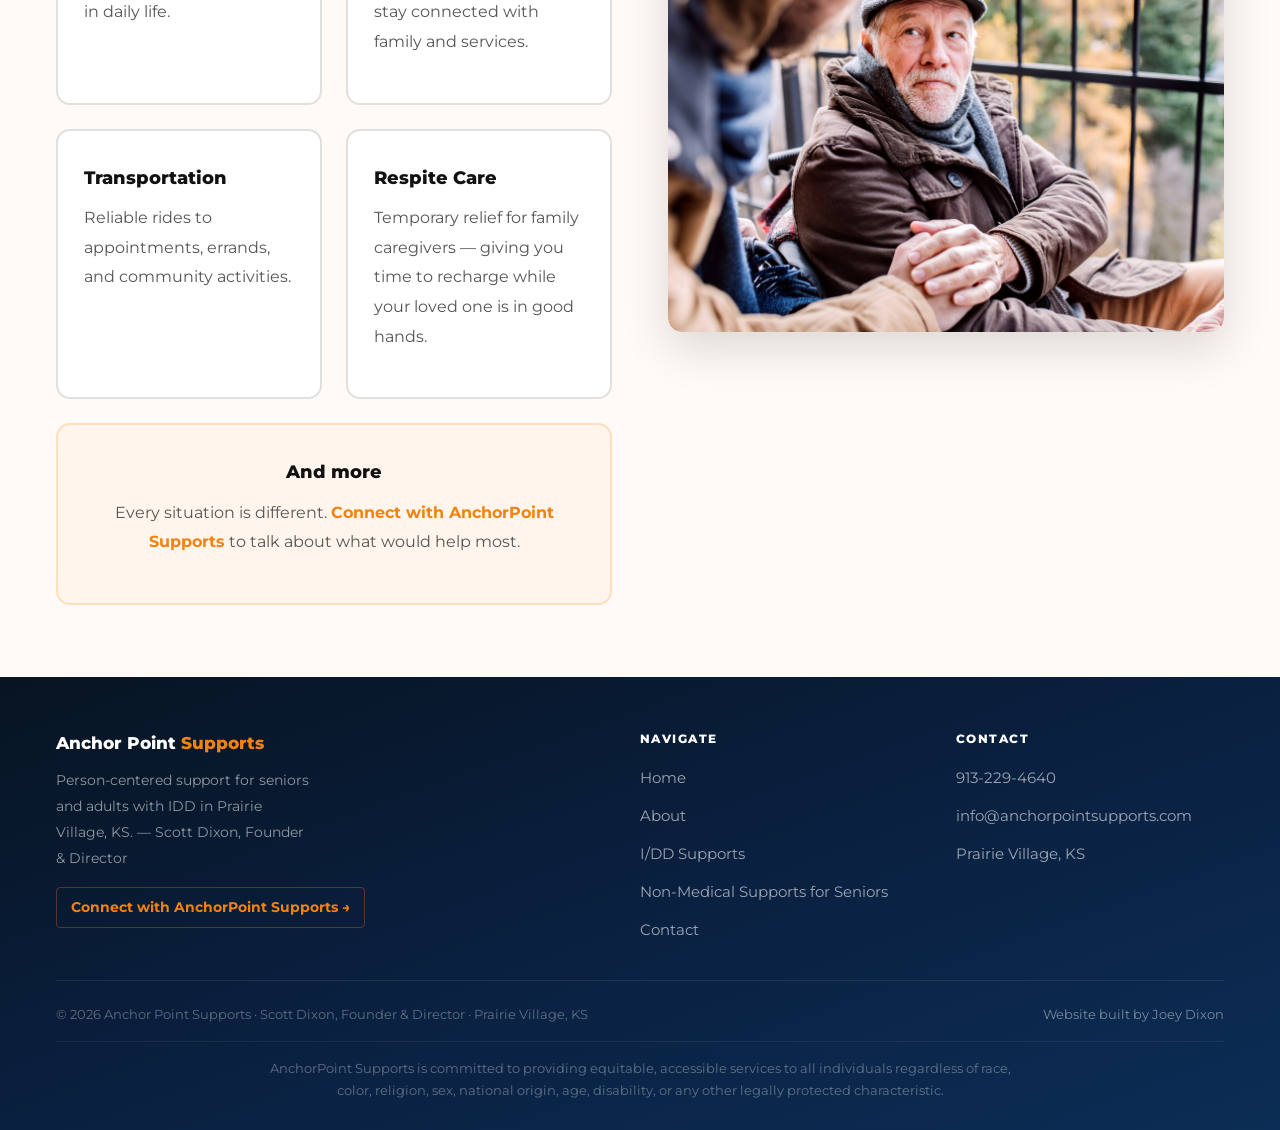
<file: services.html>
<!DOCTYPE html>
<html lang="en">
<head>
  <meta charset="UTF-8"/>
  <meta name="viewport" content="width=device-width, initial-scale=1.0"/>
  <meta name="description" content="I/DD Supports and Non-Medical Supports for Seniors from AnchorPoint Supports."/>
  <title>Services | Anchor Point Supports</title>
  <link rel="icon" type="image/png" href="images/site-logo.png"/>
  <link rel="stylesheet" href="styles.css"/>
  <style>
    .btn-outline-dark { background: transparent; color: var(--black); border-color: #ccc; }
    .btn-outline-dark:hover { background: var(--black); color: #fff; border-color: var(--black); }
  </style>
  <script async src="https://www.googletagmanager.com/gtag/js?id=G-Z9EK1DG199"></script>
  <script>
    window.dataLayer = window.dataLayer || [];
    function gtag() { dataLayer.push(arguments); }
    gtag('js', new Date());
    gtag('config', 'G-Z9EK1DG199');
  </script>
</head>
<body>
<a href="#main" class="skip-link">Skip to main content</a>

<header class="header-bar" role="banner">
  <img src="images/site-header-banner.png" class="header-bar-bg" alt="" onerror="this.style.display='none'"/>
  <div class="header-bar-bg-fallback" aria-hidden="true"></div>
  <div class="header-bar-inner"></div>
  <a href="https://bit.ly/m/anchorpointsupports" target="_blank" rel="noopener noreferrer" class="header-connect-box">Connect with AnchorPoint Supports</a>
</header>

<nav class="nav-bar" role="navigation" aria-label="Main navigation">
  <div class="nav-bar-inner">
    <div class="nav-items" role="menubar">
      <div class="nav-item"><button class="nav-item-btn" aria-haspopup="true" aria-expanded="false">Home <span class="chevron" aria-hidden="true"></span></button><div class="dropdown" role="menu"><a href="index.html#hero">Introduction</a><a href="index.html#services">Services</a><a href="index.html#how-we-work">How We Work</a></div></div>
      <div class="nav-item"><button class="nav-item-btn" aria-haspopup="true" aria-expanded="false">About <span class="chevron" aria-hidden="true"></span></button><div class="dropdown" role="menu"><a href="about.html#about">About Us</a><a href="about.html#credentials">Credentials</a></div></div>
      <div class="nav-item"><button class="nav-item-btn" aria-haspopup="true" aria-expanded="false">Services <span class="chevron" aria-hidden="true"></span></button><div class="dropdown" role="menu"><a href="services.html#idd">I/DD Supports</a><a href="services.html#seniors">Non-Medical Supports for Seniors</a></div></div>
      <div class="nav-item"><button class="nav-item-btn" aria-haspopup="true" aria-expanded="false">Contact <span class="chevron" aria-hidden="true"></span></button><div class="dropdown" role="menu"><a href="contact.html#contact-info">Contact Information</a><a href="https://bit.ly/m/anchorpointsupports" target="_blank" rel="noopener noreferrer">Connect with AnchorPoint Supports</a></div></div>
    </div>
    <button class="nav-hamburger" aria-label="Open navigation menu" aria-expanded="false"><span></span><span></span><span></span></button>
  </div>
</nav>

<div class="mobile-drawer" role="menu">
  <div class="mobile-drawer-section"><div class="mobile-drawer-section-title">Home</div><a href="index.html#hero">Introduction</a><a href="index.html#services">Services</a><a href="index.html#how-we-work">How We Work</a></div>
  <div class="mobile-drawer-section"><div class="mobile-drawer-section-title">About</div><a href="about.html#about">About Us</a><a href="about.html#credentials">Credentials</a></div>
  <div class="mobile-drawer-section"><div class="mobile-drawer-section-title">Services</div><a href="services.html#idd">I/DD Supports</a><a href="services.html#seniors">Non-Medical Supports for Seniors</a></div>
  <div class="mobile-drawer-section"><div class="mobile-drawer-section-title">Contact</div><a href="contact.html#contact-info">Contact Information</a><a href="https://bit.ly/m/anchorpointsupports" target="_blank" rel="noopener noreferrer">Connect with AnchorPoint Supports</a></div>
</div>

<div class="page-wrap">
<main id="main">

  <section id="idd" class="section">
    <div class="inner">
      <div class="serve-split serve-split-media-right">
        <div class="idd-content">
          <span class="eyebrow">I/DD Supports</span>
          <h2>I/DD Supports</h2>
          <div class="rule"></div>
          <p class="lead" style="margin-bottom:20px;">Certified job coaching, benefits counseling, and workplace support helping individuals find and keep meaningful work.</p>
          <div class="serve-highlight">
            <h3 style="font-size:0.9rem;margin-bottom:10px;">Employment Services</h3>
            <ul>
              <li>Transportation Planning</li>
              <li>Career Planning</li>
              <li>Job Development</li>
              <li>Supported Employment</li>
              <li>Workplace Support and transition services for adults with I/DD</li>
              <li>Benefits guidance on SSDI, SSI, and work incentives &mdash; so employment decisions are informed and secure</li>
            </ul>
          </div>
          <div class="serve-highlight" style="margin-top:12px;">
            <h3 style="font-size:0.9rem;margin-bottom:10px;">Other Supports</h3>
            <ul>
              <li>Companionship</li>
              <li>Respite Care</li>
            </ul>
          </div>
          <p style="font-size:0.88rem;color:var(--gray);margin-top:14px;">And more &mdash; <a href="https://bit.ly/m/anchorpointsupports" target="_blank" rel="noopener noreferrer" style="color:var(--orange);font-weight:700;">Connect with AnchorPoint Supports</a> to discuss your needs.</p>
        </div>
        <div class="idd-media-wrap">
          <figure class="single-image-panel">
            <img src="images/idd-slideshow-03.jpg" alt="Supported employment and transition support for an adult with I/DD" class="section-photo" loading="eager"/>
          </figure>
        </div>
      </div>
    </div>
  </section>

  <section id="seniors" class="section section-tint">
    <div class="inner">
      <div class="serve-split serve-split-media-right">
        <div class="seniors-content">
          <div class="section-header section-header-left">
            <h2>Non-Medical Supports for Seniors</h2>
            <p>Compassionate, attentive support helping older adults stay comfortable, connected, and confident.</p>
          </div>
          <div class="mobile-two-col-grid" style="display:grid; grid-template-columns:1fr 1fr; gap:24px;">
            <div class="service-feature-card"><h3>Companionship</h3><p>Meaningful social connection and presence &mdash; helping seniors stay engaged and supported in daily life.</p></div>
            <div class="service-feature-card"><h3>Technology Assistance</h3><p>Help with phones, tablets, video calls, and everyday technology so seniors can stay connected with family and services.</p></div>
            <div class="service-feature-card"><h3>Transportation</h3><p>Reliable rides to appointments, errands, and community activities.</p></div>
            <div class="service-feature-card"><h3>Respite Care</h3><p>Temporary relief for family caregivers &mdash; giving you time to recharge while your loved one is in good hands.</p></div>
            <div class="service-feature-card" style="grid-column:1/-1; text-align:center; background:rgba(245,130,13,0.04); border-color:rgba(245,130,13,0.2);"><h3>And more</h3><p>Every situation is different. <a href="https://bit.ly/m/anchorpointsupports" target="_blank" rel="noopener noreferrer" style="color:var(--orange); font-weight:700;">Connect with AnchorPoint Supports</a> to talk about what would help most.</p></div>
          </div>
        </div>
        <div class="seniors-media-wrap">
          <figure class="single-image-panel">
            <img src="images/getty-images-chha06RLXXs-unsplash.jpg" alt="Companion supporting an older adult during an outdoor check-in" class="section-photo" loading="lazy"/>
          </figure>
        </div>
      </div>
    </div>
  </section>

</main>

<footer role="contentinfo">
  <div class="footer-inner">
    <div class="footer-grid">
      <div class="footer-brand"><span class="brand-name">Anchor Point <span>Supports</span></span><p>Person-centered support for seniors and adults with IDD in Prairie Village, KS. &mdash; Scott Dixon, Founder &amp; Director</p><a href="https://bit.ly/m/anchorpointsupports" target="_blank" rel="noopener noreferrer" class="footer-forms-link">Connect with AnchorPoint Supports &rarr;</a></div>
      <div class="footer-col"><h4>Navigate</h4><ul><li><a href="index.html#hero">Home</a></li><li><a href="about.html#about">About</a></li><li><a href="services.html#idd">I/DD Supports</a></li><li><a href="services.html#seniors">Non-Medical Supports for Seniors</a></li><li><a href="contact.html#contact-info">Contact</a></li></ul></div>
      <div class="footer-col"><h4>Contact</h4><ul><li><a href="tel:9132294640">913-229-4640</a></li>
          <li><a href="mailto:info@anchorpointsupports.com">info@anchorpointsupports.com</a></li>
          <li><span>Prairie Village, KS</span></li>
        </ul>
      </div>
    </div>
    <div class="footer-bottom">
      <p>&copy; 2026 Anchor Point Supports &middot; Scott Dixon, Founder &amp; Director &middot; Prairie Village, KS</p>
      <p><a href="https://www.joeydixon.com/" target="_blank" rel="noopener noreferrer">Website built by Joey Dixon</a></p>
    </div>
    <div style="border-top:1px solid rgba(255,255,255,0.06);margin-top:16px;padding-top:16px;text-align:center;">
      <p style="font-size:0.75rem;color:rgba(255,255,255,0.35);line-height:1.7;max-width:760px;margin:0 auto;">AnchorPoint Supports is committed to providing equitable, accessible services to all individuals regardless of race, color, religion, sex, national origin, age, disability, or any other legally protected characteristic.</p>
    </div>
  </div>
</footer>

</div>
<script src="main.js"></script>
</body>
</html>
</file>
<file: styles.css>
/* =====================================================
   ANCHOR POINT SUPPORTS
   Layout: Two-tier nav (white header bar + blue nav bar)
   Font: Montserrat (all text)
===================================================== */

@import url('https://fonts.googleapis.com/css2?family=Montserrat:ital,wght@0,400;0,500;0,600;0,700;0,800;0,900;1,400;1,700&display=swap');

*, *::before, *::after { box-sizing: border-box; margin: 0; padding: 0; }
html { font-size: 17px; scroll-behavior: smooth; }
body {
  font-family: 'Montserrat', sans-serif;
  color: #111;
  background: #fff;
  line-height: 1.7;
  overflow-x: hidden;
}
a { text-decoration: none; color: inherit; }
img { max-width: 100%; display: block; }
ul { list-style: none; }
button { font-family: inherit; cursor: pointer; }
input, select, textarea { font-family: inherit; }

:root {
  --orange:    #F5820D;
  --orange-dk: #D4690A;
  --orange-lt: #FEF3E6;
  --blue:      #1B5FA8;
  --blue-dk:   #0C2D55;
  --blue-md:   #1A7AAD;
  --blue-lt:   #E3F3FB;
  --sky:       #5BB8D4;
  --sky-lt:    #A8D8EA;
  --teal:      #1A8FA0;
  --black:     #111;
  --gray:      #555;
  --gray-lt:   #F5F5F5;
  --border:    #E0E0E0;
  --white:     #fff;
  --bar-h:     190px;
  --nav-h:     50px;
  --total-h:   calc(var(--bar-h) + var(--nav-h));
  --max:       1480px;
  --radius:    8px;
  --gutter:    56px;
}

a:focus-visible, button:focus-visible,
input:focus-visible, select:focus-visible, textarea:focus-visible {
  outline: 3px solid var(--orange); outline-offset: 3px;
}

.skip-link {
  position: fixed; top: -60px; left: 16px; z-index: 9999;
  background: var(--orange); color: #fff;
  padding: 10px 18px; border-radius: 5px; font-weight: 700;
  transition: top 0.2s;
}
.skip-link:focus { top: 16px; }

/* =====================================================
   HEADER BAR — full-bleed image background
===================================================== */
.header-bar {
  position: fixed; top: 0; left: 0; right: 0;
  height: var(--bar-h); z-index: 500;
  background: #f0f0f0;
  overflow: hidden;
}

/* The header image fills the entire bar as a background */
.header-bar-bg {
  position: absolute; top: 0; left: 0;
  width: 100%; height: 100%;
  object-fit: cover; object-position: center;
  display: block;
  z-index: 2;
}
/* Fallback bg shown when no image loaded */
.header-bar-bg-fallback {
  position: absolute; top: 0; left: 0; right: 0; bottom: 0;
  background: #f0f0f0;
  z-index: 1;
}

.header-bar-inner {
  position: relative; z-index: 3;
  max-width: var(--max); margin: 0 auto; height: 100%;
  padding: 0 var(--gutter);
  display: flex; align-items: center;
  pointer-events: none;
}

/* =====================================================
   BLUE NAV BAR
===================================================== */
.nav-bar {
  position: fixed; top: var(--bar-h); left: 0; right: 0;
  height: var(--nav-h); z-index: 600;
  background: linear-gradient(90deg, #0C2D55 0%, #0D3560 60%, #0C2D55 100%);
  border-bottom: 3px solid var(--orange);
}
.nav-bar-inner {
  max-width: var(--max); margin: 0 auto; height: 100%;
  padding: 0 var(--gutter);
  display: flex; align-items: center; justify-content: center;
  position: relative;
}

/* Nav items */
.nav-items { display: flex; align-items: stretch; justify-content: center; flex: 0 1 auto; }

.nav-item { position: relative; display: flex; align-items: stretch; }

.nav-item-btn {
  display: flex; align-items: center; gap: 6px;
  padding: 0 15px; height: 100%;
  background: none; border: none;
  font-size: 0.78rem; font-weight: 700;
  color: rgba(255,255,255,0.88);
  text-transform: uppercase; letter-spacing: 0.07em;
  transition: background 0.15s, color 0.15s;
  white-space: nowrap; cursor: pointer;
}
.nav-item-btn .chevron {
  width: 9px; height: 9px;
  border-right: 2px solid currentColor;
  border-bottom: 2px solid currentColor;
  transform: rotate(45deg) translateY(-2px);
  transition: transform 0.2s;
  flex-shrink: 0; margin-top: 1px;
}
.nav-item.open .nav-item-btn .chevron,
.nav-item:hover .nav-item-btn .chevron { transform: rotate(-135deg) translateY(-2px); }
.nav-item-btn:hover,
.nav-item.open .nav-item-btn { background: rgba(255,255,255,0.12); color: #fff; }

/* Plain link (no dropdown) */
.nav-link-plain {
  display: flex; align-items: center;
  padding: 0 15px; height: 100%;
  font-size: 0.78rem; font-weight: 700;
  color: rgba(255,255,255,0.88);
  text-transform: uppercase; letter-spacing: 0.07em;
  transition: background 0.15s, color 0.15s;
  white-space: nowrap;
}
.nav-link-plain:hover { background: rgba(255,255,255,0.12); color: #fff; }
.nav-link-plain.active { color: var(--orange); }

/* Dropdown panel */
.dropdown {
  position: absolute; top: 100%; left: 0;
  min-width: 210px; z-index: 800;
  background: #fff;
  border-top: 3px solid var(--orange);
  box-shadow: 0 6px 24px rgba(0,0,0,0.14);
  border-radius: 0 0 var(--radius) var(--radius);
  display: none; flex-direction: column;
}
.nav-item.open .dropdown,
.nav-item:hover .dropdown { display: flex; }
.dropdown a {
  padding: 11px 18px;
  font-size: 0.87rem; font-weight: 600;
  color: var(--gray); background: #fff;
  border-bottom: 1px solid var(--border);
  transition: background 0.12s, color 0.12s;
  display: block;
}
.dropdown a:last-child { border-bottom: none; border-radius: 0 0 var(--radius) var(--radius); }
.dropdown a:hover { background: var(--orange-lt); color: var(--orange-dk); }

/* Nav Connect button */
.nav-connect-btn {
  margin-left: 18px;
  min-height: 34px;
  padding: 6px 16px;
  font-size: 0.78rem;
  font-weight: 800;
  letter-spacing: 0.05em;
  border-radius: 4px;
  white-space: nowrap;
  flex-shrink: 0;
}

/* Hamburger */
.nav-hamburger {
  display: none; flex-direction: column; gap: 5px;
  background: none; border: none; padding: 12px; cursor: pointer;
  align-items: center; justify-content: center;
  min-width: 44px; min-height: 44px;
}
.nav-hamburger span { display: block; width: 22px; height: 2px; background: #fff; border-radius: 2px; transition: all 0.28s; }
.nav-hamburger[aria-expanded="true"] span:nth-child(1) { transform: translateY(7px) rotate(45deg); }
.nav-hamburger[aria-expanded="true"] span:nth-child(2) { opacity: 0; }
.nav-hamburger[aria-expanded="true"] span:nth-child(3) { transform: translateY(-7px) rotate(-45deg); }

/* Mobile drawer */
.mobile-drawer {
  display: none; flex-direction: column;
  position: fixed; top: var(--total-h); left: 0; right: 0;
  background: var(--blue-dk); z-index: 610;
  max-height: calc(100vh - var(--total-h));
  overflow-y: auto;
  border-top: 1px solid rgba(255,255,255,0.1);
}
.mobile-drawer.open { display: flex; }
.mobile-drawer-section { border-bottom: 1px solid rgba(255,255,255,0.08); }
.mobile-drawer-section-title {
  padding: 14px 20px;
  font-size: 0.78rem; font-weight: 800; text-transform: uppercase;
  letter-spacing: 0.07em; color: rgba(255,255,255,0.6);
}
.mobile-drawer a {
  display: block; padding: 12px 28px;
  font-size: 0.9rem; font-weight: 600; color: rgba(255,255,255,0.85);
  border-bottom: 1px solid rgba(255,255,255,0.05);
}
.mobile-drawer a:hover { color: var(--orange); background: rgba(255,255,255,0.05); }
.mobile-drawer .mobile-cta {
  margin: 16px 20px; padding: 13px;
  background: var(--orange); color: #fff; text-align: center;
  border-radius: 4px; font-weight: 800; font-size: 0.9rem; text-transform: uppercase;
}

/* =====================================================
   PAGE WRAP
===================================================== */
.page-wrap { padding-top: var(--total-h); }

/* =====================================================
   FULL-BLEED HERO (image background)
===================================================== */
.hero-fullbleed {
  position: relative;
  width: 100%; min-height: 520px;
  display: flex; align-items: center;
  overflow: hidden;
  background: linear-gradient(180deg, #0C2D55 0%, #0E3A6A 40%, #1A6B8A 75%, #1A8FA0 100%);
}
.hero-bg-img {
  position: absolute; inset: 0;
  width: 100%; height: 100%; object-fit: cover; object-position: center;
  display: block;
}
.hero-overlay {
  position: absolute; inset: 0;
  background: linear-gradient(to right, rgba(12,45,85,0.78) 0%, rgba(12,45,85,0.45) 55%, rgba(12,45,85,0.1) 100%);
}
.hero-fullbleed-inner {
  position: relative; z-index: 1;
  max-width: var(--max); margin: 0 auto; width: 100%;
  padding: 72px var(--gutter);
}
.hero-fullbleed h1 {
  font-family: 'Montserrat', sans-serif;
  font-size: clamp(2.2rem, 4.5vw, 3.4rem);
  font-weight: 400; color: #fff; line-height: 1.15;
  max-width: 560px; margin-bottom: 18px;
}
.hero-fullbleed h1 em { font-style: italic; color: #FFD580; font-weight: 800; }
.hero-fullbleed p {
  font-size: 1.05rem; color: rgba(255,255,255,0.88);
  max-width: 460px; line-height: 1.8; margin-bottom: 32px;
}
.hero-btns { display: flex; gap: 14px; flex-wrap: wrap; }

/* No-image hero fallback (has gradient instead) */
.hero-fullbleed .hero-fullbleed-inner { }

/* Header Connect Box — orange button in top-right of header banner */
.header-connect-box {
  position: absolute;
  top: 50%;
  right: var(--gutter);
  transform: translateY(-50%);
  z-index: 4;
  background: linear-gradient(90deg, #C95A08 0%, #F5820D 60%, #F5A623 100%);
  color: #fff;
  font-size: 0.82rem; font-weight: 800;
  text-transform: uppercase; letter-spacing: 0.06em;
  white-space: nowrap;
  padding: 12px 22px;
  border-radius: 5px;
  box-shadow: 0 3px 14px rgba(0,0,0,0.25);
  transition: opacity 0.15s, box-shadow 0.15s;
}
.header-connect-box:hover {
  opacity: 0.9;
  box-shadow: 0 5px 20px rgba(0,0,0,0.32);
}

/* =====================================================
   ANNOUNCE BAR
===================================================== */
.announce-bar {
  background: linear-gradient(90deg, #C95A08 0%, #F5820D 50%, #F5A623 100%);
  padding: 13px var(--gutter); text-align: center;
}
.announce-bar p {
  color: #fff; font-size: 0.95rem; font-weight: 600;
  display: flex; align-items: center; justify-content: center;
  gap: 14px; flex-wrap: wrap; max-width: var(--max); margin: 0 auto;
}
.announce-btn {
  display: inline-flex; align-items: center;
  background: #fff; color: var(--orange-dk);
  font-weight: 800; font-size: 0.85rem;
  padding: 6px 16px; border-radius: 4px;
  transition: all 0.15s; white-space: nowrap;
}
.announce-btn:hover { background: var(--blue-dk); color: #fff; }

/* =====================================================
   LAYOUT HELPERS
===================================================== */
.section { padding: 72px var(--gutter); }
.section-gray  { background: var(--gray-lt); }
.section-blue  { background: linear-gradient(135deg, #0C2D55 0%, #0E3A6A 60%, #1A6B8A 100%); }
.section-orange { background: linear-gradient(90deg, #C95A08 0%, #F5820D 50%, #F5A623 100%); }
.inner { max-width: var(--max); margin: 0 auto; }
.inner-sm { max-width: 680px; margin: 0 auto; }

/* Scroll target offset (so anchor links clear the fixed nav) */
/* Scroll offset for all anchor targets — clears fixed nav + centers content */
.scroll-target { scroll-margin-top: calc(var(--total-h) + 48px); }
[id] { scroll-margin-top: calc(var(--total-h) + 32px); }

/* =====================================================
   TYPOGRAPHY
===================================================== */
.eyebrow {
  display: block; font-size: 0.72rem; font-weight: 800;
  text-transform: uppercase; letter-spacing: 0.12em;
  color: var(--orange); margin-bottom: 10px;
}
.eyebrow-white { color: rgba(255,255,255,0.65); }
h1, h2 { font-family: 'Montserrat', sans-serif; font-weight: 800; }
h1 { font-size: clamp(1.9rem, 4vw, 2.8rem); line-height: 1.1; letter-spacing: -0.02em; }
h2 { font-size: clamp(1.5rem, 3vw, 2rem); line-height: 1.15; letter-spacing: -0.02em; }
h3 { font-size: 1.05rem; font-weight: 700; }
.lead { font-size: 1rem; color: var(--gray); line-height: 1.8; }
.white { color: #fff; }
.rule { width: 36px; height: 3px; background: var(--orange); border-radius: 2px; margin: 12px 0 18px; }

/* =====================================================
   BUTTONS
===================================================== */
.btn {
  display: inline-flex; align-items: center; justify-content: center;
  min-height: 50px; padding: 12px 26px;
  border-radius: 5px; border: 2px solid transparent;
  font-size: 0.95rem; font-weight: 700;
  transition: all 0.15s; cursor: pointer; white-space: nowrap;
}
.btn-orange { background: var(--orange); color: #fff; border-color: var(--orange); }
.btn-orange:hover { background: var(--orange-dk); border-color: var(--orange-dk); }
.btn-blue   { background: var(--blue); color: #fff; border-color: var(--blue); }
.btn-blue:hover { background: var(--blue-dk); border-color: var(--blue-dk); }
.btn-outline-white { background: transparent; color: #fff; border-color: rgba(255,255,255,0.6); }
.btn-outline-white:hover { background: #fff; color: var(--blue-dk); border-color: #fff; }
.btn-outline-orange { background: transparent; color: var(--orange); border-color: var(--orange); }
.btn-outline-orange:hover { background: var(--orange); color: #fff; }
.btn-full { width: 100%; }
.btn-lg { min-height: 54px; font-size: 1rem; }

/* =====================================================
   PAGE-SPECIFIC HERO (inner pages — no image)
===================================================== */
.page-hero {
  background: linear-gradient(135deg, #0C2D55 0%, #0E3A6A 50%, #1A6B8A 100%);
  padding: 52px var(--gutter) 44px; position: relative; overflow: hidden;
}
.page-hero::after {
  content: ''; position: absolute; top: -40px; right: -60px;
  width: 300px; height: 300px; border-radius: 50%;
  background: radial-gradient(ellipse, rgba(245,130,13,0.18) 0%, transparent 65%);
  pointer-events: none;
}
.page-hero .inner { position: relative; z-index: 1; }
.page-hero h1 { color: #fff; margin-bottom: 10px; }
.page-hero p  { color: rgba(255,255,255,0.75); font-size: 0.97rem; max-width: 560px; line-height: 1.75; }

/* =====================================================
   SERVE CARDS
===================================================== */
.serve-grid { display: grid; grid-template-columns: repeat(3,1fr); gap: 18px; margin-top: 36px; }
.serve-card {
  border: 2px solid var(--border); border-radius: var(--radius); padding: 28px 22px;
  transition: border-color 0.15s, box-shadow 0.15s; background: #fff;
}
.serve-card:hover { border-color: var(--orange); box-shadow: 0 4px 20px rgba(0,0,0,0.08); }
.sc-tag {
  display: inline-block; margin-bottom: 12px;
  font-size: 0.68rem; font-weight: 800; text-transform: uppercase;
  letter-spacing: 0.1em; padding: 3px 10px; border-radius: 4px;
}
.sc-tag-orange { background: rgba(245,130,13,0.11); color: var(--orange); }
.sc-tag-blue   { background: rgba(59,168,216,0.13);  color: var(--blue-md); }
.sc-tag-gray   { background: rgba(0,0,0,0.06);       color: var(--gray); }
.serve-card h3 { margin-bottom: 8px; }
.serve-card p  { font-size: 0.92rem; color: var(--gray); line-height: 1.7; }

/* =====================================================
   CREDENTIAL BAND
===================================================== */
.cred-grid {
  display: grid; grid-template-columns: 1fr 1fr;
  gap: 16px; max-width: 680px; margin: 0 auto;
}
.cred-card {
  background: rgba(255,255,255,0.07);
  border: 1px solid rgba(255,255,255,0.14);
  border-radius: var(--radius); padding: 22px 20px;
}
.cred-label {
  font-size: 0.7rem; font-weight: 800; text-transform: uppercase;
  letter-spacing: 0.1em; color: var(--orange); margin-bottom: 6px;
}
.cred-title { font-size: 0.97rem; font-weight: 800; color: #fff; margin-bottom: 3px; }
.cred-sub   { font-size: 0.82rem; color: rgba(255,255,255,0.55); }

/* =====================================================
   MISSION BAND
===================================================== */
.mission-band {
  background: linear-gradient(90deg, #C95A08 0%, #F5820D 50%, #F5A623 100%);
  padding: 32px var(--gutter); text-align: center;
}
.mission-band p {
  color: #fff; font-size: 1.05rem; font-weight: 600;
  max-width: 780px; margin: 0 auto; line-height: 1.75;
}

/* =====================================================
   CTA BAND
===================================================== */
.cta-band {
  background: linear-gradient(135deg, #1A8FA0 0%, #1A6B8A 40%, #0E3A6A 75%, #0C2D55 100%);
  padding: 60px var(--gutter); text-align: center;
}
.cta-band h2 { color: #fff; margin-bottom: 10px; }
.cta-band p  { color: rgba(255,255,255,0.75); margin-bottom: 28px; }
.cta-btns { display: flex; gap: 12px; justify-content: center; flex-wrap: wrap; }
.contact-line { margin-top: 18px; font-size: 0.88rem; color: rgba(255,255,255,0.5); }
.contact-line a { color: rgba(255,255,255,0.78); font-weight: 700; }
.contact-line a:hover { color: var(--orange); }
.contact-line span { margin: 0 10px; opacity: 0.35; }

/* =====================================================
   ABOUT LAYOUT
===================================================== */
.about-grid {
  display: grid; grid-template-columns: 300px 1fr;
  gap: 52px; align-items: start;
}
.about-photo {
  width: 100%; aspect-ratio: 3/4; object-fit: cover;
  object-position: top; border-radius: var(--radius);
}
.about-photo-placeholder {
  width: 100%; aspect-ratio: 3/4;
  background: var(--gray-lt); border: 2px dashed var(--border);
  border-radius: var(--radius); display: flex; flex-direction: column;
  align-items: center; justify-content: center;
  gap: 6px; color: var(--gray); font-size: 0.82rem; text-align: center; padding: 20px;
}
.cert-item {
  display: flex; align-items: flex-start; gap: 14px;
  padding: 16px 18px; border: 2px solid var(--border);
  border-radius: var(--radius); margin-bottom: 10px;
  transition: border-color 0.15s;
}
.cert-item:hover { border-color: var(--blue); }
.cert-dot {
  width: 10px; height: 10px; border-radius: 50%;
  background: var(--blue); flex-shrink: 0; margin-top: 6px;
}
.cert-item strong { display: block; font-size: 0.95rem; color: var(--black); margin-bottom: 2px; }
.cert-item span   { font-size: 0.82rem; color: var(--gray); line-height: 1.6; }

.values-row { display: grid; grid-template-columns: repeat(3,1fr); gap: 14px; margin-top: 28px; }
.value-item {
  padding: 20px 18px; border: 2px solid var(--border);
  border-radius: var(--radius); transition: border-color 0.15s;
}
.value-item:hover { border-color: var(--orange); }
.value-item h3 { font-size: 0.97rem; margin-bottom: 6px; }
.value-item p  { font-size: 0.85rem; color: var(--gray); line-height: 1.65; }

/* =====================================================
   SERVICES
===================================================== */
.service-group { margin-bottom: 36px; }
.service-group-header {
  padding: 22px 26px; border-radius: var(--radius) var(--radius) 0 0;
}
.sgh-orange { background: linear-gradient(135deg, var(--orange) 0%, var(--orange-dk) 100%); }
.sgh-blue   { background: linear-gradient(135deg, #0C2D55 0%, #0E3A6A 60%, #1A6B8A 100%); }
.service-group-header h2 { color: #fff; font-size: 1.2rem; }
.service-group-header p  { color: rgba(255,255,255,0.78); font-size: 0.9rem; margin-top: 4px; }
.service-list {
  border: 2px solid var(--border); border-top: none;
  border-radius: 0 0 var(--radius) var(--radius);
}
.service-item {
  display: flex; align-items: flex-start; gap: 16px;
  padding: 18px 26px; border-bottom: 1px solid var(--border);
  background: #fff;
}
.service-item:last-child { border-bottom: none; }
.si-bar { width: 3px; border-radius: 2px; flex-shrink: 0; margin-top: 5px; align-self: stretch; }
.si-bar-orange { background: var(--orange); }
.si-bar-blue   { background: var(--blue); }
.service-item strong { display: block; font-size: 0.97rem; color: var(--black); margin-bottom: 2px; }
.service-item span   { font-size: 0.88rem; color: var(--gray); line-height: 1.7; }
.and-more {
  padding: 14px 26px; background: var(--gray-lt);
  font-size: 0.88rem; color: var(--gray);
  border: 2px solid var(--border); border-top: none;
  border-radius: 0 0 var(--radius) var(--radius);
}
.and-more a { color: var(--orange); font-weight: 700; }

/* =====================================================
   FORMS
===================================================== */
.form-box {
  background: #fff; border-radius: var(--radius);
  border: 2px solid var(--border); padding: 36px 32px;
  border-top: 4px solid var(--orange);
}
.form-box.blue-top { border-top-color: var(--blue); }
.form-box h2 { margin-bottom: 4px; }
.form-box .sub { font-size: 0.85rem; color: var(--gray); margin-bottom: 26px; line-height: 1.6; }
.form-group { margin-bottom: 18px; }
.form-label {
  display: block; font-size: 0.78rem; font-weight: 800;
  text-transform: uppercase; letter-spacing: 0.05em;
  color: #333; margin-bottom: 6px;
}
.form-control {
  width: 100%; padding: 12px 14px;
  border: 2px solid var(--border); border-radius: 5px;
  font-size: 0.97rem; color: var(--black);
  background: #fff; outline: none; min-height: 48px;
  transition: border-color 0.15s;
}
.form-control:focus { border-color: var(--blue); }
textarea.form-control { min-height: 110px; resize: vertical; }
.form-row { display: grid; grid-template-columns: 1fr 1fr; gap: 14px; }
.check-row {
  display: flex; align-items: flex-start; gap: 10px; cursor: pointer;
}
.check-row input { width: 18px; height: 18px; accent-color: var(--orange); flex-shrink: 0; margin-top: 3px; }
.check-row span { font-size: 0.88rem; color: var(--gray); line-height: 1.65; }
.form-note { font-size: 0.78rem; color: var(--gray); line-height: 1.6; }

/* =====================================================
   REFERRAL LAYOUT
===================================================== */
.referral-layout { display: grid; grid-template-columns: 1fr 1.4fr; gap: 48px; align-items: start; }
.ref-step {
  display: flex; gap: 14px; padding: 16px 0;
  border-bottom: 1px solid var(--border);
}
.ref-step:last-child { border-bottom: none; }
.ref-num {
  width: 30px; height: 30px; border-radius: 50%; flex-shrink: 0;
  background: var(--orange); color: #fff;
  font-weight: 900; font-size: 0.88rem;
  display: flex; align-items: center; justify-content: center; margin-top: 2px;
}
.ref-step h3 { font-size: 0.95rem; margin-bottom: 3px; }
.ref-step p  { font-size: 0.88rem; color: var(--gray); line-height: 1.65; }

/* =====================================================
   CONTACT
===================================================== */
.contact-layout { display: grid; grid-template-columns: 1fr 1.4fr; gap: 48px; align-items: start; }
.contact-item {
  display: flex; align-items: flex-start; gap: 14px;
  padding: 16px 0; border-bottom: 1px solid var(--border);
}
.contact-item:last-child { border-bottom: none; }
.ci-dot {
  width: 8px; height: 8px; border-radius: 50%;
  background: var(--orange); flex-shrink: 0; margin-top: 7px;
}
.ci-label { font-size: 0.7rem; font-weight: 800; text-transform: uppercase; letter-spacing: 0.1em; color: var(--gray); margin-bottom: 3px; }
.ci-value { font-size: 0.97rem; font-weight: 700; color: var(--black); }
.ci-value a { color: var(--blue); }
.ci-value a:hover { color: var(--orange); text-decoration: underline; }

/* =====================================================
   NEW LAYOUT — B12-inspired sections
===================================================== */

/* Hero split */
.hero-split {
  display: grid; grid-template-columns: 1fr 1fr;
  gap: 56px; align-items: stretch;
  padding: 80px var(--gutter);
  max-width: var(--max); margin: 0 auto;
}
.hero-content {
  display: flex;
  flex-direction: column;
  justify-content: flex-start;
}
.hero-split h1 {
  font-size: clamp(1.9rem, 3.5vw, 2.6rem);
  font-weight: 900; line-height: 1.15;
  letter-spacing: -0.02em; margin-bottom: 20px; color: var(--black);
}
.hero-split p { font-size: 1rem; color: var(--gray); line-height: 1.8; margin-bottom: 28px; }
.hero-split-btns { display: flex; gap: 12px; flex-wrap: wrap; }
.hero-split-btns .btn { min-width: 0; }
.hero-img-wrap {
  position: relative;
  display: flex;
  align-self: stretch;
  min-height: 600px;
  border-radius: 14px;
  overflow: hidden;
  box-shadow: 0 16px 48px rgba(0,0,0,0.14);
  background: var(--gray-lt);
}
.about-media-wrap,
.idd-media-wrap,
.seniors-media-wrap {
  position: relative;
  display: flex;
  align-self: center;
  width: 100%;
  aspect-ratio: 16 / 11;
  min-height: 460px;
  max-height: 620px;
  border-radius: 14px;
  overflow: hidden;
  box-shadow: 0 16px 48px rgba(0,0,0,0.14);
  background: var(--gray-lt);
}
.single-image-panel {
  position: relative;
  width: 100%;
  height: 100%;
  margin: 0;
  padding: 0;
  border-radius: inherit;
  overflow: hidden;
}
.section-photo {
  width: 100%;
  height: 100%;
  object-fit: cover;
  display: block;
}
.hero-slideshow {
  position: relative;
  width: 100%;
  height: 100%;
}
.hero-slide {
  position: absolute;
  inset: 0;
  width: 100%;
  height: 100%;
  object-fit: cover;
  opacity: 0;
  transition: opacity 0.7s ease;
}
.hero-slide.is-active {
  opacity: 1;
}
.section-photo-portrait {
  object-position: center top;
}
.hero-overlay-card {
  position: absolute; bottom: -28px; left: -16px;
  background: #fff; border: 1px solid var(--border);
  border-radius: 12px; padding: 20px 22px;
  box-shadow: 0 8px 28px rgba(0,0,0,0.12);
  min-width: 220px;
}
.hero-overlay-card ul { display: flex; flex-direction: column; gap: 10px; }
.hero-overlay-card li {
  display: flex; align-items: center; gap: 10px;
  font-size: 0.88rem; font-weight: 600; color: var(--black);
}
.hero-overlay-card .dot {
  width: 8px; height: 8px; border-radius: 50%;
  background: var(--orange); flex-shrink: 0;
}

/* Section headers centered */
.section-header { text-align: center; margin-bottom: 52px; }
.section-header h2 { font-size: clamp(1.6rem, 3vw, 2.2rem); font-weight: 900; letter-spacing: -0.02em; margin-bottom: 12px; color: var(--black); }
.section-header p { font-size: 1rem; color: var(--gray); max-width: 580px; margin: 0 auto; line-height: 1.8; }
.section-header-left { text-align: left; margin-bottom: 28px; }
.section-header-left p { margin: 0; max-width: none; }

/* Three col service cards */
.three-grid { display: grid; grid-template-columns: repeat(3,1fr); gap: 24px; }
.service-feature-card {
  background: #fff; border: 2px solid var(--border);
  border-radius: 14px; padding: 32px 26px;
  transition: border-color 0.18s, box-shadow 0.18s, transform 0.18s;
}
.service-feature-card:hover { border-color: var(--orange); box-shadow: 0 6px 24px rgba(0,0,0,0.09); transform: translateY(-3px); }
.sfc-icon {
  width: 52px; height: 52px; border-radius: 12px;
  background: rgba(245,130,13,0.1);
  display: flex; align-items: center; justify-content: center;
  margin-bottom: 18px; font-size: 1.5rem;
}
.service-feature-card h3 { font-size: 1.05rem; font-weight: 800; margin-bottom: 10px; color: var(--black); }
.service-feature-card p { font-size: 0.9rem; color: var(--gray); line-height: 1.75; }

/* Who we serve split */
.serve-split {
  display: grid; grid-template-columns: 1fr 1fr;
  gap: 56px; align-items: center;
}
.serve-split-media-right .idd-content { order: 1; }
.serve-split-media-right .idd-media-wrap { order: 2; }
.serve-split-media-right .seniors-content { order: 1; }
.serve-split-media-right .seniors-media-wrap { order: 2; }
.serve-split-media-right .about-content { order: 1; }
.serve-split-media-right .about-media-wrap { order: 2; }
.serve-split-media-right .idd-content,
.serve-split-media-right .seniors-content,
.serve-split-media-right .about-content {
  display: flex;
  flex-direction: column;
  justify-content: flex-start;
}
.serve-split h2 { font-size: clamp(1.6rem,3vw,2.2rem); font-weight: 900; letter-spacing:-0.02em; margin-bottom: 18px; color: var(--black); }
.serve-split p { font-size: 0.97rem; color: var(--gray); line-height: 1.8; margin-bottom: 14px; }
.serve-highlight {
  background: #fff; border: 2px solid var(--border);
  border-radius: 12px; padding: 24px 22px; margin-bottom: 16px;
  transition: border-color 0.18s;
}
.serve-highlight:hover { border-color: var(--orange); }
.serve-highlight:last-child { margin-bottom: 0; }
.serve-highlight h3 { font-size: 1rem; font-weight: 800; color: var(--orange); margin-bottom: 12px; }
.serve-highlight ul { display: flex; flex-direction: column; gap: 8px; }
.serve-highlight li {
  display: flex; align-items: flex-start; gap: 10px;
  font-size: 0.88rem; color: var(--gray); line-height: 1.6;
}
.serve-highlight li::before {
  content: '\2022'; color: var(--orange); font-weight: 900;
  flex-shrink: 0; margin-top: 0px;
}

/* Process steps */
.process-grid { display: grid; grid-template-columns: 1fr 40px 1fr 40px 1fr; gap: 0; align-items: start; }
.process-connector { display: flex; align-items: flex-start; justify-content: center; padding-top: 36px; }
.process-connector div { width: 32px; height: 2px; background: rgba(245,130,13,0.3); }
.process-step { text-align: center; padding: 0 8px; }
.process-step-num {
  width: 52px; height: 52px; border-radius: 50%;
  background: var(--orange); color: #fff;
  font-size: 1.2rem; font-weight: 900;
  display: flex; align-items: center; justify-content: center;
  margin: 0 auto 16px;
}
.process-step h3 { font-size: 1rem; font-weight: 800; margin-bottom: 8px; color: var(--black); }
.process-step p  { font-size: 0.88rem; color: var(--gray); line-height: 1.7; }

/* Contact section */
.contact-section-wrap { max-width: 680px; margin: 0 auto; text-align: center; }
.contact-section-wrap h2 { font-size: clamp(1.6rem,3vw,2.2rem); font-weight: 900; letter-spacing:-0.02em; margin-bottom: 12px; color: var(--black); }
.contact-section-wrap > p { font-size: 1rem; color: var(--gray); line-height: 1.8; margin-bottom: 36px; }
.contact-form-card {
  background: #fff; border: 2px solid var(--border);
  border-radius: 14px; padding: 36px 32px;
  text-align: left; margin-bottom: 24px;
}
.contact-info-row {
  display: flex; gap: 48px; justify-content: center;
  flex-wrap: wrap; margin-top: 8px;
}
.contact-info-row div { text-align: center; }
.contact-info-row h4 { font-size: 0.82rem; font-weight: 800; text-transform: uppercase; letter-spacing: 0.08em; color: var(--gray); margin-bottom: 4px; }
.contact-info-row a { font-size: 0.97rem; font-weight: 700; color: var(--orange); }
.contact-info-row a:hover { text-decoration: underline; }

/* bg tint section */
.section-tint { background: rgba(245,130,13,0.04); }

/* =====================================================
   FOOTER
===================================================== */
footer {
  background: linear-gradient(160deg, #071422 0%, #0A2040 50%, #0C2D55 100%);
  color: rgba(255,255,255,0.6);
  padding: 52px var(--gutter) 28px;
}
.footer-inner { max-width: var(--max); margin: 0 auto; }
.footer-grid {
  display: grid; grid-template-columns: 2fr 1fr 1fr;
  gap: 48px; padding-bottom: 36px; margin-bottom: 22px;
  border-bottom: 1px solid rgba(255,255,255,0.08);
}
.footer-brand .brand-name {
  font-size: 0.98rem; font-weight: 800; color: #fff;
  margin-bottom: 10px; display: block;
}
.footer-brand .brand-name span { color: var(--orange); }
.footer-brand p { font-size: 0.85rem; line-height: 1.8; max-width: 260px; color: rgba(255,255,255,0.55); margin-bottom: 16px; }
.footer-forms-link {
  display: inline-flex; align-items: center; gap: 6px;
  font-size: 0.85rem; font-weight: 700; color: var(--orange);
  border: 1px solid rgba(242,101,34,0.35); padding: 7px 14px; border-radius: 4px;
  transition: all 0.15s;
}
.footer-forms-link:hover { background: var(--orange); color: #fff; }
.footer-col h4 {
  font-size: 0.7rem; font-weight: 800; text-transform: uppercase;
  letter-spacing: 0.12em; color: #fff; margin-bottom: 14px;
  font-family: 'Montserrat', sans-serif;
}
.footer-col ul { display: flex; flex-direction: column; gap: 9px; }
.footer-col a { font-size: 0.88rem; color: rgba(255,255,255,0.6); transition: color 0.15s; }
.footer-col a:hover { color: var(--orange); }
.footer-col a,
.contact-band a {
  overflow-wrap: anywhere;
  word-break: break-word;
}
.footer-col span { font-size: 0.88rem; color: rgba(255,255,255,0.6); }
.footer-bottom {
  display: flex; justify-content: space-between; flex-wrap: wrap;
  gap: 8px; font-size: 0.78rem; color: rgba(255,255,255,0.35);
}
.footer-bottom a { color: rgba(255,255,255,0.45); }
.footer-bottom a:hover { color: var(--orange); }


/* =====================================================
   RESPONSIVE
===================================================== */
@media (max-width: 960px) {
  :root { --bar-h: 150px; --nav-h: 48px; --total-h: calc(var(--bar-h) + var(--nav-h)); }

  /* Nav */
  .nav-items { display: none; }
  .nav-connect-btn { display: none; }
  .header-connect-box { display: none; }
  .nav-hamburger {
    display: flex;
    position: absolute;
    right: 16px;
    top: 50%;
    transform: translateY(-50%);
    z-index: 10;
  }
  /* Disable hover dropdowns on mobile */
  .nav-item:hover .dropdown { display: none; }
  .nav-item.open .dropdown { display: flex; }

  /* Grids */
  .serve-grid { grid-template-columns: 1fr; }
  .about-grid { grid-template-columns: 1fr; }
  .values-row { grid-template-columns: 1fr 1fr; }
  .referral-layout { grid-template-columns: 1fr; }
  .contact-layout { grid-template-columns: 1fr; }
  .footer-grid { grid-template-columns: 1fr 1fr; gap: 32px; }
  .form-row { grid-template-columns: 1fr; }
  .cred-grid { grid-template-columns: 1fr; max-width: 400px; }

  /* New layout grids */
  .hero-split { grid-template-columns: 1fr; gap: 48px; padding: 52px var(--gutter) 80px; }
  .hero-split-btns .btn { flex: 1 1 240px; }
  .hero-img-wrap { min-height: 500px; }
  .about-media-wrap,
  .idd-media-wrap,
  .seniors-media-wrap {
    min-height: 420px;
    max-height: none;
    aspect-ratio: 16 / 10;
  }
  .hero-overlay-card { position: static; margin-top: 20px; }
  .three-grid { grid-template-columns: 1fr !important; }
  .serve-split { grid-template-columns: 1fr; }
  .process-grid { grid-template-columns: 1fr; gap: 28px; }
  .process-connector { display: none; }
  .process-step { text-align: left; display: flex; gap: 18px; align-items: flex-start; }
  .process-step-num { margin: 0; flex-shrink: 0; }
  .credentials-grid { grid-template-columns: 1fr 1fr !important; }
  .contact-band { padding: 22px 18px !important; }
  .contact-band .inner { gap: 20px !important; }
  .contact-band a[href^="mailto:"] { font-size: 0.95rem !important; }

  /* Inline grid overrides */
  #seniors > .inner > div,
  div[style*="grid-template-columns:1fr 1fr"] { grid-template-columns: 1fr !important; }

  /* Old layout */
  .services-card-grid { grid-template-columns: 1fr 1fr; }
  .benefits-split { grid-template-columns: 1fr; }
  .about-bio-grid { grid-template-columns: 1fr; }
  .bio-photo, .bio-photo-placeholder { max-width: 260px; }
  .bio-name-card { position: static; transform: none; margin-top: 12px; display: inline-block; }
  .certs-grid { grid-template-columns: 1fr 1fr; }
  .about-photo, .about-photo-placeholder { max-width: 280px; }
}

@media (max-width: 820px) {
  .credentials-grid { grid-template-columns: 1fr !important; }
}

@media (max-width: 640px) {
  html { font-size: 17px; }
  :root { --bar-h: 125px; --nav-h: 48px; --total-h: calc(var(--bar-h) + var(--nav-h)); }
  body { line-height: 1.75; }
  .section { padding: 48px 18px; }
  .page-hero { padding: 44px 18px 38px; }
  footer { padding: 40px 18px 24px; }
  .form-box { padding: 26px 18px; }
  .contact-form-card { padding: 24px 18px; }
  .footer-grid { grid-template-columns: 1fr; gap: 28px; }
  .values-row { grid-template-columns: 1fr; }
  .hero-fullbleed { min-height: 400px; }
  .hero-fullbleed-inner { padding: 52px 18px; }
  .hero-split { padding: 40px 18px 60px; }
  .hero-img-wrap { min-height: 380px; }
  .about-media-wrap,
  .idd-media-wrap,
  .seniors-media-wrap {
    min-height: 340px;
    aspect-ratio: 5 / 4;
  }
  .credentials-grid,
  .mobile-two-col-grid,
  .mobile-two-col-grid-tight { grid-template-columns: 1fr !important; }
  .hero-split-btns { width: 100%; }
  .hero-split-btns .btn,
  .contact-section-wrap .btn.btn-lg { width: 100%; }
  .mobile-drawer-section-title { font-size: 0.84rem; }
  .mobile-drawer a { font-size: 1rem; }
  .announce-bar p { font-size: 1rem; flex-direction: column; align-items: stretch; }
  .announce-btn { width: 100%; justify-content: center; }
  .contact-band { padding: 20px 16px !important; }
  .contact-band .inner { gap: 12px !important; }
  .contact-band a[href^="tel:"] { font-size: 1.25rem !important; }
  .contact-band a[href^="mailto:"] { font-size: 0.98rem !important; }
  .btn { white-space: normal; text-align: center; }
  .btn,
  .btn-lg { font-size: 1rem; line-height: 1.35; }
  .eyebrow { font-size: 0.8rem; }
  .hero-split p,
  .section-header p,
  .serve-split p,
  .service-feature-card p,
  .serve-highlight li,
  .process-step p,
  .contact-section-wrap > p,
  .lead,
  .check-row span,
  .form-note { font-size: 0.98rem; }
  .service-feature-card h3,
  .serve-highlight h3,
  .process-step h3 { font-size: 1.05rem; }
  .footer-brand p,
  .footer-col a,
  .footer-col span { font-size: 0.95rem; }
  .footer-bottom { font-size: 0.88rem; }
  #hero p[style*="font-size:0.92rem"],
  #about p[style*="font-size:0.93rem"],
  #about p[style*="font-size:0.95rem"],
  #idd p[style*="font-size:0.88rem"] { font-size: 1rem !important; }
  #idd h3[style*="font-size:0.9rem"] { font-size: 1rem !important; }
  #credentials div[style*="font-size:0.7rem"],
  .contact-band div[style*="font-size:0.68rem"] { font-size: 0.82rem !important; }
  #credentials div[style*="font-size:0.85rem"],
  #credentials p[style*="font-size:0.78rem"],
  footer p[style*="font-size:0.75rem"] { font-size: 0.92rem !important; }
  .contact-band-divider { display: none; }
  .services-card-grid { grid-template-columns: 1fr; }
  .certs-grid { grid-template-columns: 1fr; }
  .contact-info-row { flex-direction: column; gap: 20px; }
}

/* =====================================================
   SERVICES — Card grid layout
===================================================== */
.service-category {
  padding: 72px var(--gutter);
}
.service-category + .service-category {
  padding-top: 0;
}
.services-card-grid {
  display: grid;
  grid-template-columns: repeat(3, 1fr);
  gap: 22px;
  margin-top: 36px;
}
.svc-card {
  background: #fff;
  border-radius: 12px;
  border: 2px solid var(--border);
  padding: 32px 26px;
  display: flex; flex-direction: column;
  transition: transform 0.18s, box-shadow 0.18s, border-color 0.18s;
}
.svc-card:hover {
  transform: translateY(-5px);
  box-shadow: 0 10px 32px rgba(0,0,0,0.11);
  border-color: transparent;
}
.svc-card-icon {
  width: 52px; height: 52px; border-radius: 12px;
  display: flex; align-items: center; justify-content: center;
  font-size: 1.5rem; margin-bottom: 18px; flex-shrink: 0;
}
.svc-card-icon.orange { background: rgba(245,130,13,0.12); }
.svc-card-icon.blue   { background: rgba(26,95,156,0.10); }
.svc-card-icon.teal   { background: rgba(26,143,160,0.12); }
.svc-card h3 {
  font-size: 1rem; font-weight: 800;
  color: var(--black); margin-bottom: 10px;
}
.svc-card p {
  font-size: 0.88rem; color: var(--gray);
  line-height: 1.75; flex: 1;
}
.svc-card-tag {
  display: inline-block; margin-top: 16px;
  font-size: 0.68rem; font-weight: 800;
  text-transform: uppercase; letter-spacing: 0.1em;
  padding: 3px 10px; border-radius: 4px;
  align-self: flex-start;
}
.svc-card-tag.orange { background: rgba(245,130,13,0.11); color: var(--orange); }
.svc-card-tag.blue   { background: rgba(26,95,156,0.10);  color: var(--blue);   }
.svc-card-tag.teal   { background: rgba(26,143,160,0.12); color: var(--teal);   }

/* Category header strip */
.cat-header {
  display: flex; align-items: center; gap: 20px;
  padding: 28px 32px; border-radius: 10px;
  margin-bottom: 4px;
}
.cat-header.orange { background: linear-gradient(90deg, #C95A08 0%, #F5820D 60%, #F5A623 100%); }
.cat-header.blue   { background: linear-gradient(135deg, #0C2D55 0%, #0E3A6A 60%, #1A6B8A 100%); }
.cat-header.teal   { background: linear-gradient(135deg, #1A6B8A 0%, #1A8FA0 100%); }
.cat-header h2 { color: #fff; font-size: 1.3rem; margin: 0; }
.cat-header p  { color: rgba(255,255,255,0.82); font-size: 0.9rem; margin: 4px 0 0; }

/* Benefits management band */
.benefits-band {
  background: var(--gray-lt);
  border-top: 3px solid var(--orange);
  border-bottom: 3px solid var(--orange);
  padding: 52px var(--gutter);
}
.benefits-split {
  display: grid; grid-template-columns: 1fr 1fr; gap: 48px; align-items: center;
}
.benefits-creds { display: flex; flex-direction: column; gap: 14px; }
.bcred {
  display: flex; align-items: flex-start; gap: 16px;
  background: #fff; border-radius: 10px; padding: 20px 22px;
  border: 2px solid var(--border); transition: border-color 0.18s;
}
.bcred:hover { border-color: var(--blue); }
.bcred-label {
  font-size: 0.68rem; font-weight: 800; text-transform: uppercase;
  letter-spacing: 0.1em; color: var(--orange); margin-bottom: 4px;
}
.bcred-title { font-size: 0.95rem; font-weight: 800; color: var(--black); margin-bottom: 2px; }
.bcred-sub   { font-size: 0.8rem; color: var(--gray); }
.bcred-dot {
  width: 12px; height: 12px; border-radius: 50%;
  background: var(--orange); flex-shrink: 0; margin-top: 6px;
}

/* =====================================================
   ABOUT — Bio + Credentials layout
===================================================== */
.about-bio-section {
  padding: 72px var(--gutter);
}
.about-bio-grid {
  display: grid; grid-template-columns: 280px 1fr; gap: 56px; align-items: start;
}
.bio-photo-col { position: relative; }
.bio-photo {
  width: 100%; aspect-ratio: 3/4; object-fit: cover;
  object-position: top; border-radius: 12px;
  box-shadow: 0 8px 32px rgba(0,0,0,0.15);
}
.bio-photo-placeholder {
  width: 100%; aspect-ratio: 3/4;
  background: var(--gray-lt); border: 2px dashed var(--border);
  border-radius: 12px; display: flex; flex-direction: column;
  align-items: center; justify-content: center;
  gap: 6px; color: var(--gray); font-size: 0.82rem;
  text-align: center; padding: 20px;
}
.bio-name-card {
  position: absolute; bottom: -18px; left: 50%;
  transform: translateX(-50%);
  background: var(--orange); color: #fff;
  padding: 12px 20px; border-radius: 8px;
  text-align: center; white-space: nowrap;
  box-shadow: 0 4px 16px rgba(245,130,13,0.4);
}
.bio-name-card .name { font-size: 0.95rem; font-weight: 800; }
.bio-name-card .title { font-size: 0.72rem; font-weight: 600; opacity: 0.88; margin-top: 2px; }

.bio-content { padding-top: 8px; }
.bio-quote {
  border-left: 4px solid var(--orange);
  padding: 16px 20px;
  background: var(--gray-lt);
  border-radius: 0 8px 8px 0;
  margin-bottom: 24px;
}
.bio-quote p {
  font-size: 1rem; color: var(--blue); font-weight: 600;
  line-height: 1.7; font-style: italic;
}
.bio-text {
  font-size: 0.95rem; color: var(--gray); line-height: 1.85;
  margin-bottom: 14px;
}
.bio-text.placeholder { font-style: italic; color: #999; }

/* Credentials section */
.certs-section {
  background: linear-gradient(135deg, #0C2D55 0%, #0E3A6A 60%, #1A6B8A 100%);
  padding: 64px var(--gutter);
}
.certs-grid {
  display: grid; grid-template-columns: repeat(3, 1fr); gap: 20px; margin-top: 36px;
}
.cert-card {
  background: rgba(255,255,255,0.07);
  border: 1px solid rgba(255,255,255,0.15);
  border-radius: 12px; padding: 28px 24px;
  transition: background 0.18s;
}
.cert-card:hover { background: rgba(255,255,255,0.12); }
.cert-card-badge {
  display: inline-block; background: var(--orange);
  color: #fff; font-size: 0.75rem; font-weight: 800;
  text-transform: uppercase; letter-spacing: 0.1em;
  padding: 5px 12px; border-radius: 4px; margin-bottom: 14px;
}
.cert-card h3 { font-size: 1rem; font-weight: 800; color: #fff; margin-bottom: 6px; }
.cert-card p  { font-size: 0.85rem; color: rgba(255,255,255,0.65); line-height: 1.7; }
.cert-card .cert-issuer {
  margin-top: 12px; font-size: 0.75rem; font-weight: 700;
  color: rgba(255,255,255,0.45); text-transform: uppercase; letter-spacing: 0.08em;
}

/* =====================================================
   ANIMATIONS — simple & clean
===================================================== */

/* Page fade in on load */
.page-wrap {
  animation: pageFadeIn 0.35s ease both;
}
@keyframes pageFadeIn {
  from { opacity: 0; }
  to   { opacity: 1; }
}

/* Page fade out when navigating away */
.page-exit {
  animation: pageFadeOut 0.25s ease forwards;
  pointer-events: none;
}
@keyframes pageFadeOut {
  from { opacity: 1; }
  to   { opacity: 0; }
}

/* Scroll reveal — simple fade up */
.reveal {
  opacity: 0;
  transform: translateY(16px);
  transition: opacity 0.4s ease, transform 0.4s ease;
}
.reveal.visible {
  opacity: 1;
  transform: translateY(0);
}
.reveal-delay-1 { transition-delay: 0.07s; }
.reveal-delay-2 { transition-delay: 0.14s; }
.reveal-delay-3 { transition-delay: 0.21s; }

/* Dropdown open */
.nav-item.open .dropdown {
  animation: fadeDown 0.18s ease both;
}
@keyframes fadeDown {
  from { opacity: 0; transform: translateY(-4px); }
  to   { opacity: 1; transform: translateY(0); }
}

/* Respect reduced motion */
@media (prefers-reduced-motion: reduce) {
  *, *::before, *::after {
    animation-duration: 0.01ms !important;
    transition-duration: 0.01ms !important;
  }
}
</file>
